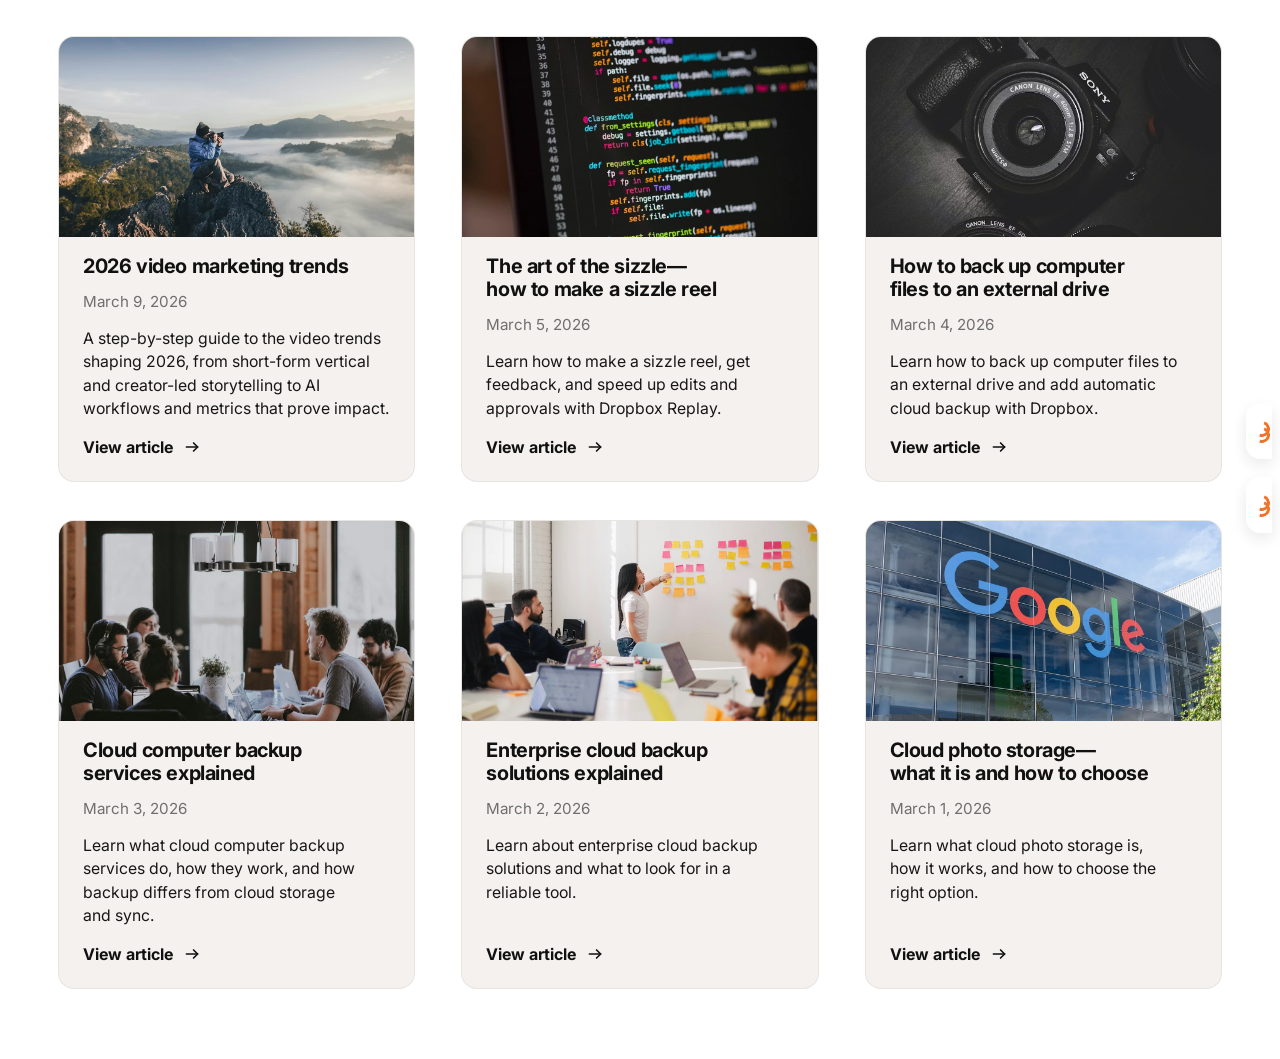
<file: cases/case-01/index.html>
<!DOCTYPE html>
<html lang="zh-CN">
<head>
  <meta charset="UTF-8" />
  <meta name="viewport" content="width=device-width, initial-scale=1.0" />
  <title>Responsive Article Card Grid</title>
  <link rel="preconnect" href="https://fonts.googleapis.com">
  <link rel="preconnect" href="https://fonts.gstatic.com" crossorigin>
  <link href="https://fonts.googleapis.com/css2?family=Inter:wght@400;500;600;700;800&display=swap" rel="stylesheet">
  <style>
    :root{
      --page-bg:#ffffff;
      --card-bg:#f4f1ee;
      --text:#111111;
      --muted:#6f6f6f;
      --radius:16px;
      --shadow:0 10px 28px rgba(17,17,17,.06);
      --border:rgba(17,17,17,.06);
    }

    *{box-sizing:border-box}
    html{scroll-behavior:smooth}
    body{
      margin:0;
      font-family:"Inter",system-ui,-apple-system,BlinkMacSystemFont,"Segoe UI",sans-serif;
      background:var(--page-bg);
      color:var(--text);
      -webkit-font-smoothing:antialiased;
      text-rendering:optimizeLegibility;
    }

    .page{
      max-width:1220px;
      margin:0 auto;
      padding:36px 20px 56px;
    }

    .sr-only{
      position:absolute;
      width:1px;
      height:1px;
      padding:0;
      margin:-1px;
      overflow:hidden;
      clip:rect(0,0,0,0);
      white-space:nowrap;
      border:0;
    }

    .grid{
      display:grid;
      grid-template-columns:1fr;
      gap:28px;
      align-items:stretch;
    }

    .card{
      display:flex;
      flex-direction:column;
      min-height:100%;
      background:var(--card-bg);
      border-radius:var(--radius);
      overflow:hidden;
      text-decoration:none;
      color:inherit;
      border:1px solid var(--border);
      transition:transform .22s ease, box-shadow .22s ease, border-color .22s ease;
    }

    .card:hover,
    .card:focus-visible{
      transform:translateY(-4px);
      box-shadow:var(--shadow);
      border-color:rgba(17,17,17,.12);
      outline:none;
    }

    .card-media{
      position:relative;
      aspect-ratio: 16 / 9;
      overflow:hidden;
      background:#ddd;
    }

    .card-media img{
      width:100%;
      height:100%;
      object-fit:cover;
      display:block;
      transform:scale(1.001);
      transition:transform .35s ease;
    }

    .card:hover .card-media img,
    .card:focus-visible .card-media img{
      transform:scale(1.04);
    }

    .card-body{
      display:flex;
      flex-direction:column;
      gap:14px;
      padding:18px 22px 22px;
      flex:1;
    }

    .card-title{
      margin:0;
      font-size:clamp(1.2rem, 1.02rem + 0.28vw, 1.32rem);
      line-height:1.16;
      font-weight:700;
      letter-spacing:-0.02em;
      text-wrap:balance;
    }

    .card-date{
      margin:0;
      color:var(--muted);
      font-size:0.95rem;
      line-height:1.25;
      font-weight:400;
    }

    .card-desc{
      margin:2px 0 0;
      font-size:0.99rem;
      line-height:1.48;
      color:#171717;
      text-wrap:pretty;
    }

    .card-footer{
      margin-top:auto;
      padding-top:2px;
    }

    .cta{
      display:inline-flex;
      align-items:center;
      gap:10px;
      font-size:1rem;
      line-height:1.2;
      font-weight:700;
      color:var(--text);
      text-underline-offset:3px;
      text-decoration-thickness:1.5px;
    }

    .cta svg{
      width:18px;
      height:18px;
      flex:none;
      transition:transform .2s ease;
    }

    .card:hover .cta svg,
    .card:focus-visible .cta svg{
      transform:translateX(3px);
    }

    .float-tools{
      position:fixed;
      right:8px;
      top:52%;
      transform:translateY(-50%);
      display:none;
      flex-direction:column;
      gap:18px;
      z-index:20;
      pointer-events:none;
    }

    .float-pill{
      width:26px;
      height:56px;
      background:#fff;
      border-radius:14px 0 0 14px;
      box-shadow:0 6px 18px rgba(17,17,17,.10);
      position:relative;
      opacity:.95;
    }

    .float-pill::before,
    .float-pill::after{
      content:"";
      position:absolute;
      left:8px;
      width:10px;
      height:10px;
      border:3px solid #f26d21;
      border-left-color:transparent;
      border-top-color:transparent;
      border-radius:50%;
      transform:rotate(-25deg);
    }

    .float-pill::before{ top:18px; }
    .float-pill::after{ top:24px; }

    @media (min-width: 680px){
      .page{ padding:36px 22px 60px; }
      .grid{
        grid-template-columns:repeat(2, minmax(0, 1fr));
        gap:34px;
      }
    }

    @media (min-width: 1040px){
      .page{
        padding:36px 28px 70px;
      }
      .grid{
        grid-template-columns:repeat(3, minmax(0, 1fr));
        gap:38px 46px;
      }
      .card-body{
        padding:18px 24px 24px;
      }
    }

    @media (min-width: 1280px){
      .float-tools{ display:flex; }
    }

    @media (max-width: 480px){
      .page{
        padding:16px 14px 28px;
      }
      .grid{
        gap:18px;
      }
      .card-body{
        padding:16px 16px 18px;
        gap:10px;
      }
      .card-title{
        font-size:1.13rem;
      }
      .card-desc{
        font-size:0.98rem;
      }
      .card-date,
      .cta{
        font-size:0.95rem;
      }
    }

    @media (prefers-reduced-motion: reduce){
      html{scroll-behavior:auto}
      .card,
      .card-media img,
      .cta svg{
        transition:none;
      }
    }
  </style>
</head>
<body>
  <main class="page">
    <h1 class="sr-only">Article cards</h1>

    <section class="grid" aria-label="Latest articles">
      <a class="card" href="#" aria-label="View article: 2026 video marketing trends">
        <div class="card-media">
          <img src="../../assets/images/pic01.webp" alt="Two creators filming outdoors" loading="lazy">
        </div>
        <div class="card-body">
          <h2 class="card-title">2026 video marketing trends</h2>
          <p class="card-date">March 9, 2026</p>
          <p class="card-desc">A step-by-step guide to the video trends shaping 2026, from short-form vertical and creator-led storytelling to AI workflows and metrics that prove impact.</p>
          <div class="card-footer">
            <span class="cta">
              View article
              <svg viewBox="0 0 20 20" fill="none" aria-hidden="true">
                <path d="M3.75 10h12.5" stroke="currentColor" stroke-width="1.8" stroke-linecap="round"/>
                <path d="M11.75 5.5 16.25 10l-4.5 4.5" stroke="currentColor" stroke-width="1.8" stroke-linecap="round" stroke-linejoin="round"/>
              </svg>
            </span>
          </div>
        </div>
      </a>

      <a class="card" href="#" aria-label="View article: The art of the sizzle—how to make a sizzle reel">
        <div class="card-media">
          <img src="../../assets/images/pic02.webp" alt="Person operating a camera in a studio" loading="lazy">
        </div>
        <div class="card-body">
          <h2 class="card-title">The art of the sizzle—how to make a sizzle reel</h2>
          <p class="card-date">March 5, 2026</p>
          <p class="card-desc">Learn how to make a sizzle reel, get feedback, and speed up edits and approvals with Dropbox Replay.</p>
          <div class="card-footer">
            <span class="cta">
              View article
              <svg viewBox="0 0 20 20" fill="none" aria-hidden="true">
                <path d="M3.75 10h12.5" stroke="currentColor" stroke-width="1.8" stroke-linecap="round"/>
                <path d="M11.75 5.5 16.25 10l-4.5 4.5" stroke="currentColor" stroke-width="1.8" stroke-linecap="round" stroke-linejoin="round"/>
              </svg>
            </span>
          </div>
        </div>
      </a>

      <a class="card" href="#" aria-label="View article: How to back up computer files to an external drive">
        <div class="card-media">
          <img src="../../assets/images/pic03.webp" alt="Developer working on multiple computer screens" loading="lazy">
        </div>
        <div class="card-body">
          <h2 class="card-title">How to back up computer files to an external drive</h2>
          <p class="card-date">March 4, 2026</p>
          <p class="card-desc">Learn how to back up computer files to an external drive and add automatic cloud backup with Dropbox.</p>
          <div class="card-footer">
            <span class="cta">
              View article
              <svg viewBox="0 0 20 20" fill="none" aria-hidden="true">
                <path d="M3.75 10h12.5" stroke="currentColor" stroke-width="1.8" stroke-linecap="round"/>
                <path d="M11.75 5.5 16.25 10l-4.5 4.5" stroke="currentColor" stroke-width="1.8" stroke-linecap="round" stroke-linejoin="round"/>
              </svg>
            </span>
          </div>
        </div>
      </a>

      <a class="card" href="#" aria-label="View article: Cloud computer backup services explained">
        <div class="card-media">
          <img src="../../assets/images/pic04.webp" alt="Woman holding a phone while working" loading="lazy">
        </div>
        <div class="card-body">
          <h2 class="card-title">Cloud computer backup services explained</h2>
          <p class="card-date">March 3, 2026</p>
          <p class="card-desc">Learn what cloud computer backup services do, how they work, and how backup differs from cloud storage and sync.</p>
          <div class="card-footer">
            <span class="cta">
              View article
              <svg viewBox="0 0 20 20" fill="none" aria-hidden="true">
                <path d="M3.75 10h12.5" stroke="currentColor" stroke-width="1.8" stroke-linecap="round"/>
                <path d="M11.75 5.5 16.25 10l-4.5 4.5" stroke="currentColor" stroke-width="1.8" stroke-linecap="round" stroke-linejoin="round"/>
              </svg>
            </span>
          </div>
        </div>
      </a>

      <a class="card" href="#" aria-label="View article: Enterprise cloud backup solutions explained">
        <div class="card-media">
          <img src="../../assets/images/pic05.webp" alt="Hands using a tablet in a business meeting" loading="lazy">
        </div>
        <div class="card-body">
          <h2 class="card-title">Enterprise cloud backup solutions explained</h2>
          <p class="card-date">March 2, 2026</p>
          <p class="card-desc">Learn about enterprise cloud backup solutions and what to look for in a reliable tool.</p>
          <div class="card-footer">
            <span class="cta">
              View article
              <svg viewBox="0 0 20 20" fill="none" aria-hidden="true">
                <path d="M3.75 10h12.5" stroke="currentColor" stroke-width="1.8" stroke-linecap="round"/>
                <path d="M11.75 5.5 16.25 10l-4.5 4.5" stroke="currentColor" stroke-width="1.8" stroke-linecap="round" stroke-linejoin="round"/>
              </svg>
            </span>
          </div>
        </div>
      </a>

      <a class="card" href="#" aria-label="View article: Cloud photo storage—what it is and how to choose">
        <div class="card-media">
          <img src="../../assets/images/pic06.webp" alt="Creator holding a phone beside a camera rig" loading="lazy">
        </div>
        <div class="card-body">
          <h2 class="card-title">Cloud photo storage—what it is and how to choose</h2>
          <p class="card-date">March 1, 2026</p>
          <p class="card-desc">Learn what cloud photo storage is, how it works, and how to choose the right option.</p>
          <div class="card-footer">
            <span class="cta">
              View article
              <svg viewBox="0 0 20 20" fill="none" aria-hidden="true">
                <path d="M3.75 10h12.5" stroke="currentColor" stroke-width="1.8" stroke-linecap="round"/>
                <path d="M11.75 5.5 16.25 10l-4.5 4.5" stroke="currentColor" stroke-width="1.8" stroke-linecap="round" stroke-linejoin="round"/>
              </svg>
            </span>
          </div>
        </div>
      </a>
    </section>
  </main>

  <aside class="float-tools" aria-hidden="true">
    <div class="float-pill"></div>
    <div class="float-pill"></div>
  </aside>
</body>
</html>
</file>
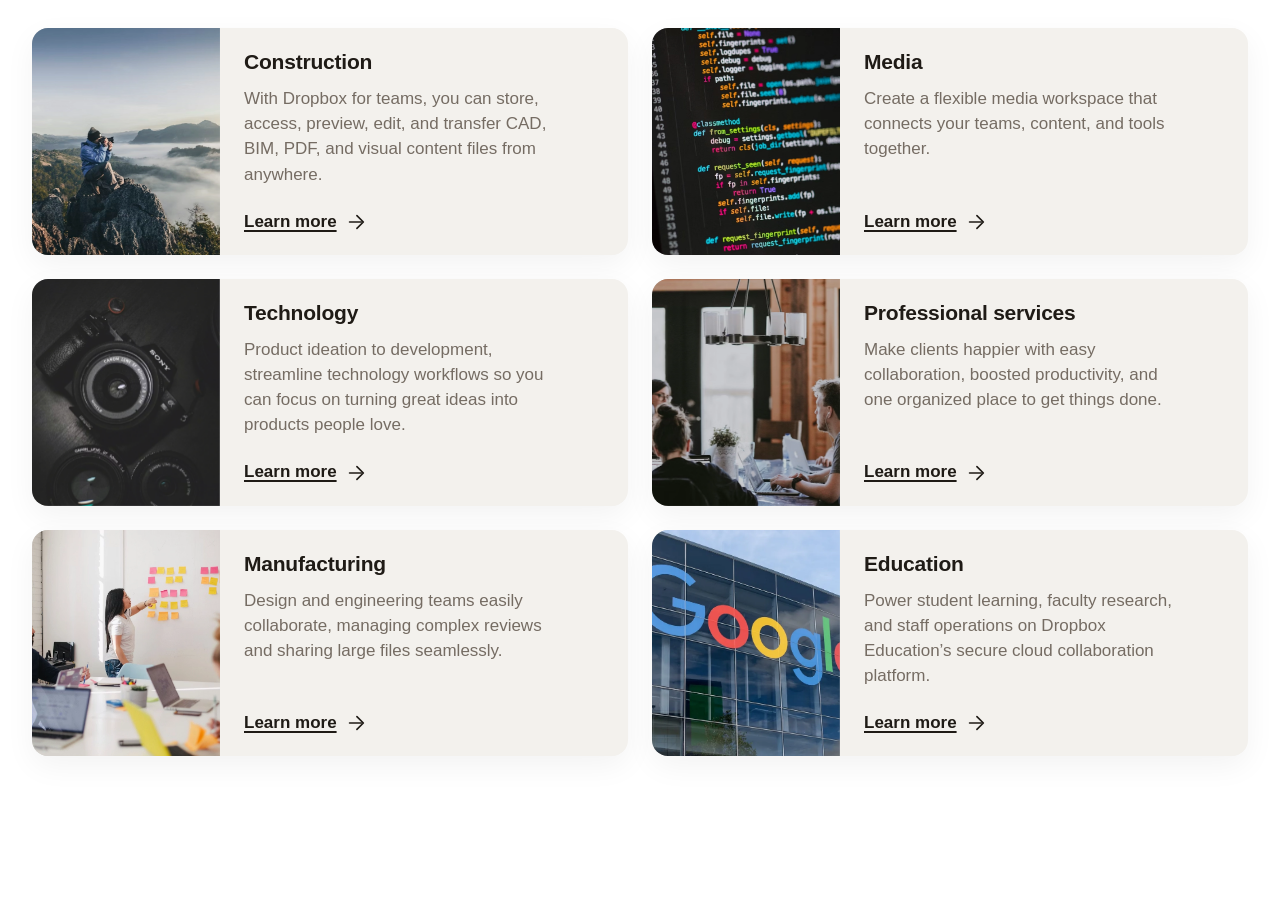
<file: cases/case-02/index.html>
<!DOCTYPE html>
<html lang="zh-CN">
<head>
  <meta charset="UTF-8">
  <meta name="viewport" content="width=device-width, initial-scale=1.0">
  <title>Industry Cards Responsive</title>
  <style>
    :root {
      --page-bg: #ffffff;
      --card-bg: #f3f1ed;
      --text-main: #1f1b16;
      --text-body: #756c63;
      --radius: 16px;
      --shadow: 0 10px 30px rgba(17, 17, 17, 0.05);
      --shadow-hover: 0 16px 38px rgba(17, 17, 17, 0.09);
    }

    * {
      box-sizing: border-box;
    }

    html {
      scroll-behavior: smooth;
    }

    body {
      margin: 0;
      font-family: Inter, -apple-system, BlinkMacSystemFont, "Segoe UI", Roboto, "Helvetica Neue", Arial, sans-serif;
      background: var(--page-bg);
      color: var(--text-main);
    }

    a {
      color: inherit;
      text-decoration: none;
    }

    .page {
      max-width: 1280px;
      margin: 0 auto;
      padding: 28px 32px 26px;
    }

    .grid {
      display: grid;
      grid-template-columns: repeat(2, minmax(0, 1fr));
      gap: 24px;
    }

    .card {
      display: grid;
      grid-template-columns: 188px 1fr;
      min-height: 201px;
      background: var(--card-bg);
      border-radius: var(--radius);
      overflow: hidden;
      box-shadow: var(--shadow);
      transition: transform 0.32s ease, box-shadow 0.32s ease;
    }

    .card:hover {
      transform: translateY(-3px);
      box-shadow: var(--shadow-hover);
    }

    .card__media {
      position: relative;
      overflow: hidden;
      min-height: 100%;
      background: #ddd;
    }

    .card__image {
      display: block;
      width: 100%;
      height: 100%;
      object-fit: cover;
      transform: scale(1);
      transition: transform 0.85s cubic-bezier(.2,.75,.2,1);
      will-change: transform;
    }

    .card:hover .card__image,
    .card:focus-within .card__image {
      transform: scale(1.07);
    }

    .card__content {
      display: flex;
      flex-direction: column;
      align-items: flex-start;
      justify-content: flex-start;
      padding: 22px 24px 22px;
    }

    .card__title {
      margin: 0 0 12px;
      font-size: 21px;
      line-height: 1.15;
      font-weight: 700;
      letter-spacing: -0.01em;
    }

    .card__desc {
      margin: 0;
      max-width: 34ch;
      font-size: 17px;
      line-height: 1.48;
      color: var(--text-body);
    }

    .card__link {
      display: inline-flex;
      align-items: center;
      gap: 8px;
      margin-top: auto;
      padding-top: 24px;
      font-size: 17px;
      line-height: 1.2;
      font-weight: 700;
      text-decoration: underline;
      text-underline-offset: 3px;
      text-decoration-thickness: 1.5px;
    }

    .card__arrow {
      width: 22px;
      height: 22px;
      flex: 0 0 22px;
      stroke: currentColor;
      stroke-width: 1.8;
      fill: none;
      transform: translateX(0);
      transition: transform 0.45s ease;
      stroke-linecap: round;
      stroke-linejoin: round;
    }

    .card:hover .card__arrow,
    .card:focus-within .card__arrow {
      transform: translateX(6px);
    }

    .card__link:focus-visible,
    .card__media:focus-visible {
      outline: 2px solid #1f1b16;
      outline-offset: 2px;
      border-radius: 8px;
    }

    @media (max-width: 1024px) {
      .page {
        padding-inline: 20px;
      }

      .grid {
        gap: 20px;
      }

      .card {
        grid-template-columns: 174px 1fr;
      }

      .card__content {
        padding: 20px;
      }

      .card__title {
        font-size: 20px;
      }

      .card__desc,
      .card__link {
        font-size: 16px;
      }
    }

    @media (max-width: 820px) {
      .grid {
        grid-template-columns: 1fr;
      }

      .card {
        grid-template-columns: 190px 1fr;
      }
    }

    @media (max-width: 560px) {
      .page {
        padding: 16px;
      }

      .grid {
        gap: 16px;
      }

      .card {
        grid-template-columns: 1fr;
      }

      .card__media {
        aspect-ratio: 16 / 10;
      }

      .card__content {
        padding: 18px 18px 20px;
      }

      .card__title {
        margin-bottom: 10px;
        font-size: 24px;
      }

      .card__desc {
        max-width: none;
        font-size: 16px;
        line-height: 1.5;
      }

      .card__link {
        padding-top: 18px;
      }
    }
  </style>
</head>
<body>
  <main class="page">
    <section class="grid" aria-label="Industry solutions">
      
      <article class="card">
        <a class="card__media" href="#" aria-label="Construction">
          <img class="card__image" src="../../assets/images/pic01.webp" alt="Construction">
        </a>
        <div class="card__content">
          <h2 class="card__title">Construction</h2>
          <p class="card__desc">With Dropbox for teams, you can store, access, preview, edit, and transfer CAD, BIM, PDF, and visual content files from anywhere.</p>
          <a class="card__link" href="#">
            <span>Learn more</span>
            <svg class="card__arrow" viewBox="0 0 24 24" aria-hidden="true">
              <path d="M5 12h13"></path>
              <path d="M13 5l7 7-7 7"></path>
            </svg>
          </a>
        </div>
      </article>
    
      <article class="card">
        <a class="card__media" href="#" aria-label="Media">
          <img class="card__image" src="../../assets/images/pic02.webp" alt="Media">
        </a>
        <div class="card__content">
          <h2 class="card__title">Media</h2>
          <p class="card__desc">Create a flexible media workspace that connects your teams, content, and tools together.</p>
          <a class="card__link" href="#">
            <span>Learn more</span>
            <svg class="card__arrow" viewBox="0 0 24 24" aria-hidden="true">
              <path d="M5 12h13"></path>
              <path d="M13 5l7 7-7 7"></path>
            </svg>
          </a>
        </div>
      </article>
    
      <article class="card">
        <a class="card__media" href="#" aria-label="Technology">
          <img class="card__image" src="../../assets/images/pic03.webp" alt="Technology">
        </a>
        <div class="card__content">
          <h2 class="card__title">Technology</h2>
          <p class="card__desc">Product ideation to development, streamline technology workflows so you can focus on turning great ideas into products people love.</p>
          <a class="card__link" href="#">
            <span>Learn more</span>
            <svg class="card__arrow" viewBox="0 0 24 24" aria-hidden="true">
              <path d="M5 12h13"></path>
              <path d="M13 5l7 7-7 7"></path>
            </svg>
          </a>
        </div>
      </article>
    
      <article class="card">
        <a class="card__media" href="#" aria-label="Professional services">
          <img class="card__image" src="../../assets/images/pic04.webp" alt="Professional services">
        </a>
        <div class="card__content">
          <h2 class="card__title">Professional services</h2>
          <p class="card__desc">Make clients happier with easy collaboration, boosted productivity, and one organized place to get things done.</p>
          <a class="card__link" href="#">
            <span>Learn more</span>
            <svg class="card__arrow" viewBox="0 0 24 24" aria-hidden="true">
              <path d="M5 12h13"></path>
              <path d="M13 5l7 7-7 7"></path>
            </svg>
          </a>
        </div>
      </article>
    
      <article class="card">
        <a class="card__media" href="#" aria-label="Manufacturing">
          <img class="card__image" src="../../assets/images/pic05.webp" alt="Manufacturing">
        </a>
        <div class="card__content">
          <h2 class="card__title">Manufacturing</h2>
          <p class="card__desc">Design and engineering teams easily collaborate, managing complex reviews and sharing large files seamlessly.</p>
          <a class="card__link" href="#">
            <span>Learn more</span>
            <svg class="card__arrow" viewBox="0 0 24 24" aria-hidden="true">
              <path d="M5 12h13"></path>
              <path d="M13 5l7 7-7 7"></path>
            </svg>
          </a>
        </div>
      </article>
    
      <article class="card">
        <a class="card__media" href="#" aria-label="Education">
          <img class="card__image" src="../../assets/images/pic06.webp" alt="Education">
        </a>
        <div class="card__content">
          <h2 class="card__title">Education</h2>
          <p class="card__desc">Power student learning, faculty research, and staff operations on Dropbox Education’s secure cloud collaboration platform.</p>
          <a class="card__link" href="#">
            <span>Learn more</span>
            <svg class="card__arrow" viewBox="0 0 24 24" aria-hidden="true">
              <path d="M5 12h13"></path>
              <path d="M13 5l7 7-7 7"></path>
            </svg>
          </a>
        </div>
      </article>
    
    </section>
  </main>
</body>
</html>
</file>
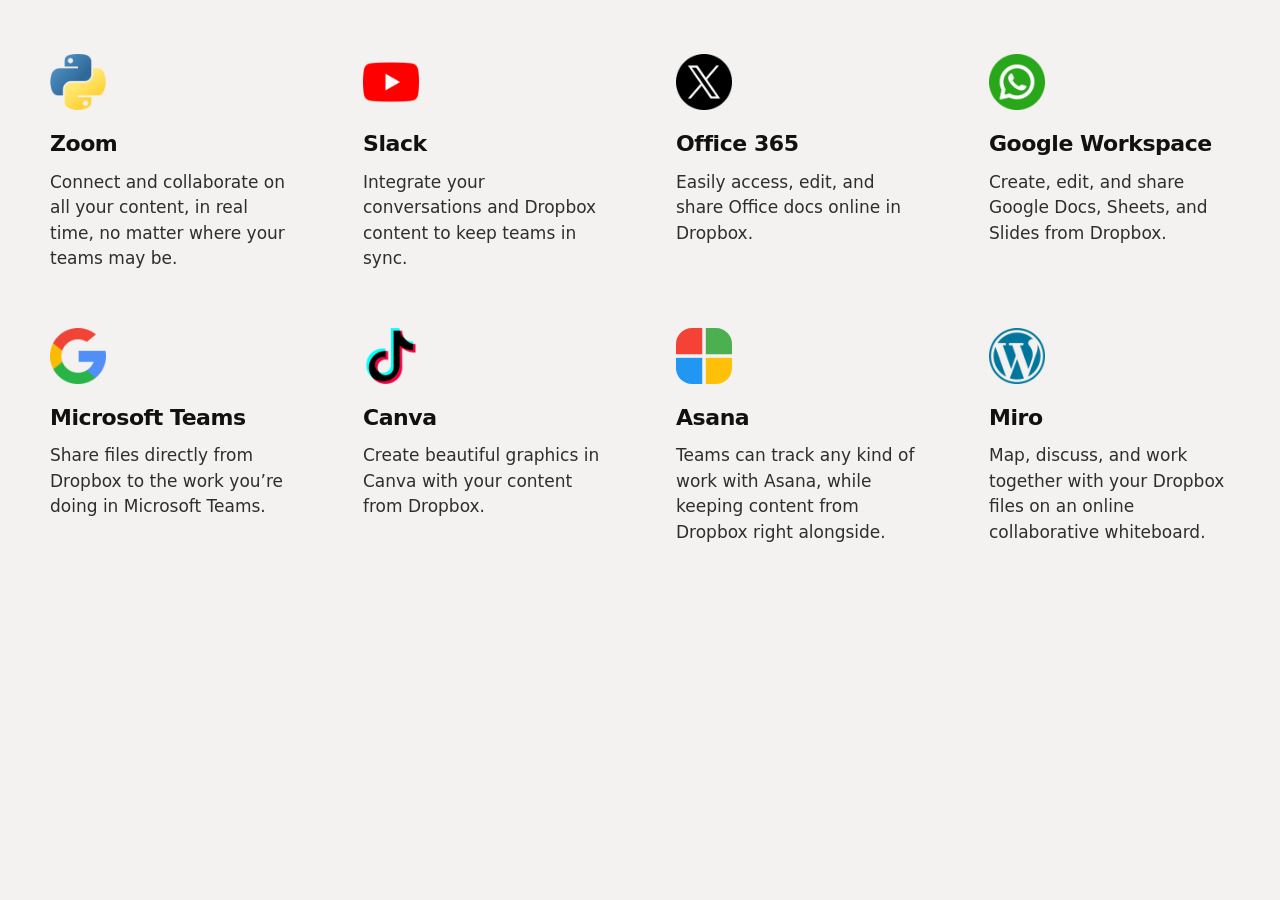
<file: cases/case-03/index.html>
<!DOCTYPE html>
<html lang="zh-CN">
<head>
  <meta charset="UTF-8" />
  <meta name="viewport" content="width=device-width, initial-scale=1.0" />
  <title>Integrations Grid Responsive</title>
  <style>
    :root{
      --bg:#f4f2f1;
      --text:#111111;
      --muted:#2e2e2e;
      --card-gap-x:72px;
      --card-gap-y:56px;
      --radius:18px;
    }

    *{box-sizing:border-box}
    html,body{margin:0;padding:0}
    body{
      font-family: Inter, ui-sans-serif, system-ui, -apple-system, BlinkMacSystemFont, "Segoe UI",
      "PingFang SC", "Hiragino Sans GB", "Microsoft YaHei", sans-serif;
      background:var(--bg);
      color:var(--text);
    }

    .page{
      min-height:100vh;
      padding:54px 36px 56px;
    }

    .container{
      max-width:1180px;
      margin:0 auto;
    }

    .grid{
      display:grid;
      grid-template-columns:repeat(4, minmax(0,1fr));
      column-gap:var(--card-gap-x);
      row-gap:var(--card-gap-y);
      align-items:start;
    }

    .card{
      text-decoration:none;
      color:inherit;
      display:block;
      padding:0;
      border-radius:var(--radius);
      transition:transform .28s ease, opacity .28s ease;
    }

    .card:hover{
      transform:translateY(-4px);
    }

    .logo-wrap{
      width:56px;
      height:56px;
      border-radius:16px;
      overflow:hidden;
      margin-bottom:20px;
      transition:transform .45s ease, box-shadow .35s ease;
    }

    .card:hover .logo-wrap{
      transform:scale(1.06);
      box-shadow:0 12px 24px rgba(0,0,0,.08);
    }

    .logo{
      width:100%;
      height:100%;
      display:block;
      object-fit:cover;
    }

    .title{
      margin:0 0 12px;
      font-size:22px;
      line-height:1.25;
      font-weight:700;
      letter-spacing:-0.02em;
    }

    .desc{
      margin:0;
      font-size:17px;
      line-height:1.5;
      color:var(--muted);
      max-width:260px;
    }

    @media (max-width: 1100px){
      .grid{
        grid-template-columns:repeat(2, minmax(0,1fr));
        column-gap:40px;
        row-gap:40px;
      }
      .desc{
        max-width:none;
      }
    }

    @media (max-width: 640px){
      .page{
        padding:26px 18px 36px;
      }
      .grid{
        grid-template-columns:1fr;
        gap:28px;
      }
      .card{
        padding:18px;
        background:rgba(255,255,255,.55);
      }
      .logo-wrap{
        width:52px;
        height:52px;
        margin-bottom:16px;
      }
      .title{
        font-size:18px;
        margin-bottom:10px;
      }
      .desc{
        font-size:15px;
        line-height:1.6;
      }
    }
  </style>
</head>
<body>
  <main class="page">
    <section class="container">
      <div class="grid">
        <a class="card" href="#" aria-label="Zoom">
          <div class="logo-wrap">
            <img class="logo" src="../../assets/images/logo01.png" alt="Zoom placeholder">
          </div>
          <h2 class="title">Zoom</h2>
          <p class="desc">Connect and collaborate on all your content, in real time, no matter where your teams may be.</p>
        </a>

        <a class="card" href="#" aria-label="Slack">
          <div class="logo-wrap">
            <img class="logo" src="../../assets/images/logo02.png" alt="Slack placeholder">
          </div>
          <h2 class="title">Slack</h2>
          <p class="desc">Integrate your conversations and Dropbox content to keep teams in sync.</p>
        </a>

        <a class="card" href="#" aria-label="Office 365">
          <div class="logo-wrap">
            <img class="logo" src="../../assets/images/logo03.png" alt="Office 365 placeholder">
          </div>
          <h2 class="title">Office 365</h2>
          <p class="desc">Easily access, edit, and share Office docs online in Dropbox.</p>
        </a>

        <a class="card" href="#" aria-label="Google Workspace">
          <div class="logo-wrap">
            <img class="logo" src="../../assets/images/logo04.png" alt="Google Workspace placeholder">
          </div>
          <h2 class="title">Google Workspace</h2>
          <p class="desc">Create, edit, and share Google Docs, Sheets, and Slides from Dropbox.</p>
        </a>

        <a class="card" href="#" aria-label="Microsoft Teams">
          <div class="logo-wrap">
            <img class="logo" src="../../assets/images/logo05.png" alt="Microsoft Teams placeholder">
          </div>
          <h2 class="title">Microsoft Teams</h2>
          <p class="desc">Share files directly from Dropbox to the work you’re doing in Microsoft Teams.</p>
        </a>

        <a class="card" href="#" aria-label="Canva">
          <div class="logo-wrap">
            <img class="logo" src="../../assets/images/logo06.png" alt="Canva placeholder">
          </div>
          <h2 class="title">Canva</h2>
          <p class="desc">Create beautiful graphics in Canva with your content from Dropbox.</p>
        </a>

        <a class="card" href="#" aria-label="Asana">
          <div class="logo-wrap">
            <img class="logo" src="../../assets/images/logo07.png" alt="Asana placeholder">
          </div>
          <h2 class="title">Asana</h2>
          <p class="desc">Teams can track any kind of work with Asana, while keeping content from Dropbox right alongside.</p>
        </a>

        <a class="card" href="#" aria-label="Miro">
          <div class="logo-wrap">
            <img class="logo" src="../../assets/images/logo08.png" alt="Miro placeholder">
          </div>
          <h2 class="title">Miro</h2>
          <p class="desc">Map, discuss, and work together with your Dropbox files on an online collaborative whiteboard.</p>
        </a>
      </div>
    </section>
  </main>
</body>
</html>
</file>
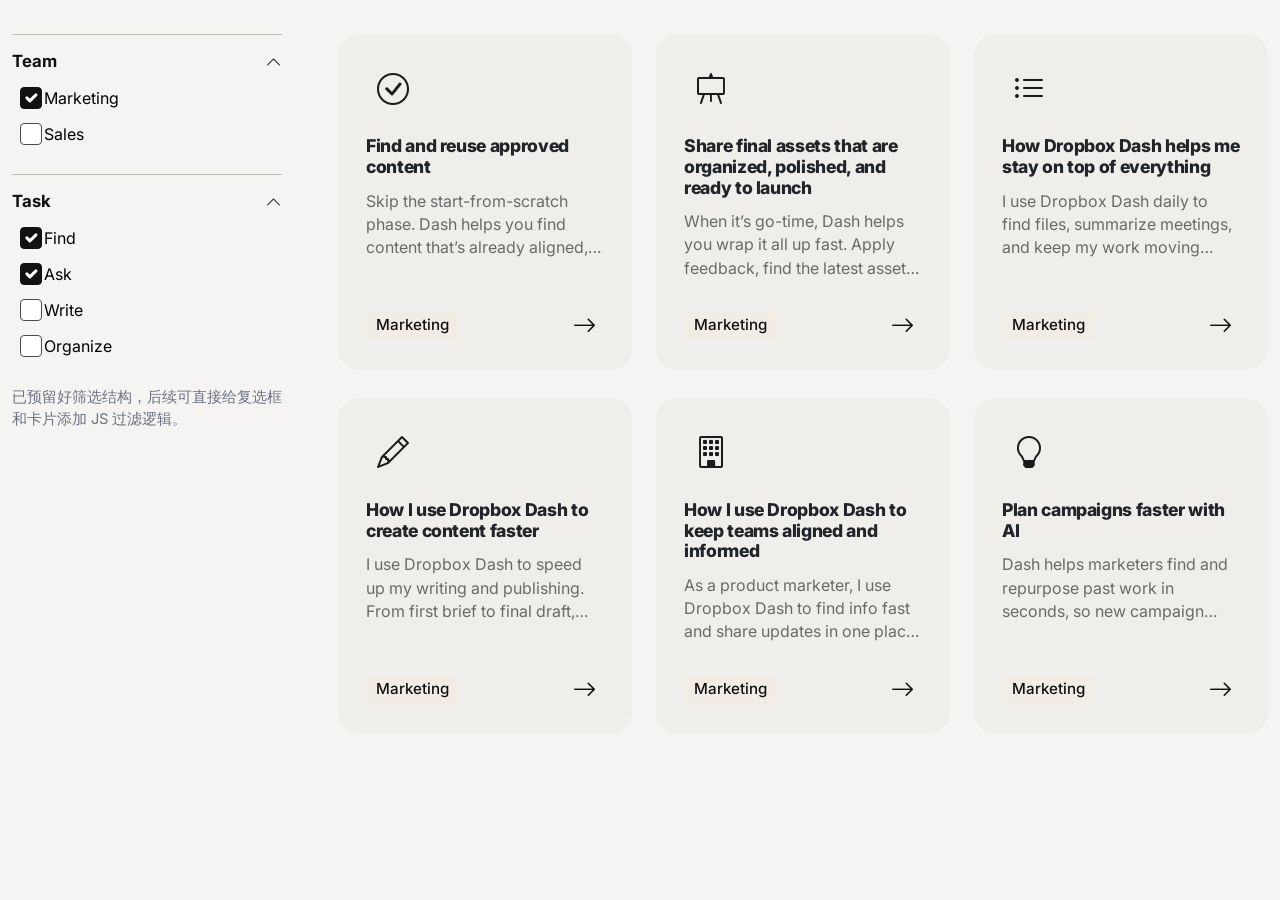
<file: cases/case-06/index.html>
<!DOCTYPE html>
<html lang="zh-CN">
<head>
  <meta charset="UTF-8" />
  <meta name="viewport" content="width=device-width, initial-scale=1.0" />
  <title>Bootstrap Filter Cards Layout</title>
  <link rel="preconnect" href="https://fonts.googleapis.com">
  <link rel="preconnect" href="https://fonts.gstatic.com" crossorigin>
  <link href="https://fonts.googleapis.com/css2?family=Inter:wght@400;500;600;700;800&display=swap" rel="stylesheet">
  <link href="https://cdn.jsdelivr.net/npm/bootstrap@5.3.3/dist/css/bootstrap.min.css" rel="stylesheet">
  <link href="https://cdn.jsdelivr.net/npm/bootstrap-icons@1.11.3/font/bootstrap-icons.min.css" rel="stylesheet">
  <style>
    :root{
      --page-bg:#f5f4f2;
      --card-bg:#efeeeb;
      --text:#111111;
      --muted:#6a6a6a;
      --line:#d2d0ca;
      --pill:#f2ede4;
    }

    html,body{
      margin:0;
      padding:0;
      background:var(--page-bg);
      color:var(--text);
      font-family:"Inter",system-ui,-apple-system,BlinkMacSystemFont,"Segoe UI","PingFang SC","Microsoft YaHei",sans-serif;
    }

    .page-shell{
      padding:34px 0 40px;
    }

    .layout-wrap{
      max-width:1380px;
    }

    .filter-col{
      width:100%;
      max-width:270px;
    }

    .filter-panel{
      position:sticky;
      top:24px;
    }

    .filter-group{
      border-top:1px solid #bfbcb5;
      padding-top:14px;
      margin-bottom:28px;
    }

    .filter-title{
      font-size:1.05rem;
      font-weight:700;
      margin-bottom:8px;
      display:flex;
      align-items:center;
      justify-content:space-between;
      cursor:pointer;
      user-select:none;
    }

    .filter-title .bi{
      font-size:1rem;
      color:#222;
    }

    .form-check{
      margin-bottom:12px;
      padding-left:2rem;
    }

    .form-check-input{
      width:1.35rem;
      height:1.35rem;
      margin-top:.05rem;
      margin-left:-2rem;
      border-color:#4b4b4b;
      border-radius:.3rem;
      cursor:pointer;
    }

    .form-check-input:checked{
      background-color:#111;
      border-color:#111;
    }

    .form-check-label{
      font-size:1rem;
      color:#000;
      cursor:pointer;
    }

    .cards-grid{
      row-gap:28px;
    }

    .resource-card{
      background:var(--card-bg);
      border:none;
      border-radius:22px;
      min-height:310px;
      box-shadow:none;
      transition:transform .28s ease, box-shadow .28s ease;
      overflow:hidden;
    }

    .resource-card:hover{
      transform:translateY(-4px);
      box-shadow:0 16px 28px rgba(0,0,0,.06);
    }

    .resource-card .card-body{
      padding:28px 28px 24px;
      display:flex;
      flex-direction:column;
      min-height:310px;
    }

    .card-icon{
      width:54px;
      height:54px;
      display:grid;
      place-items:center;
      margin-bottom:20px;
      color:#1b1b1b;
      font-size:2rem;
      line-height:1;
    }

    .resource-title{
      font-size:1.1rem;
      line-height:1.18;
      font-weight:800;
      letter-spacing:-0.02em;
      margin-bottom:12px;
      max-width:260px;
    }

    .resource-desc{
      color:var(--muted);
      font-size:1rem;
      line-height:1.45;
      margin-bottom:26px;
      max-width:280px;
      display:-webkit-box;
      -webkit-line-clamp:3;
      -webkit-box-orient:vertical;
      overflow:hidden;
    }

    .card-meta{
      margin-top:auto;
      display:flex;
      align-items:center;
      justify-content:space-between;
      gap:16px;
    }

    .tag-pill{
      display:inline-flex;
      align-items:center;
      min-height:28px;
      padding:0 10px;
      border-radius:6px;
      background:var(--pill);
      color:#111;
      font-size:.95rem;
      font-weight:500;
    }

    .arrow-link{
      width:40px;
      height:40px;
      display:grid;
      place-items:center;
      border-radius:999px;
      color:#111;
      text-decoration:none;
      transition:transform .25s ease, background-color .25s ease;
      font-size:1.5rem;
      flex:0 0 auto;
    }

    .resource-card:hover .arrow-link{
      transform:translateX(4px);
      background:rgba(0,0,0,.04);
    }

    .mobile-filter-trigger{
      margin-bottom:18px;
    }

    .offcanvas{
      --bs-offcanvas-width: 320px;
    }

    .offcanvas .filter-panel{
      position:static;
    }

    .helper-note{
      color:#6b7280;
      font-size:.92rem;
      margin-bottom:18px;
    }

    @media (max-width: 991.98px){
      .page-shell{
        padding:22px 0 28px;
      }

      .resource-card .card-body{
        min-height:280px;
      }
    }

    @media (max-width: 575.98px){
      .container-fluid{
        padding-left:16px;
        padding-right:16px;
      }

      .resource-card{
        border-radius:18px;
      }

      .resource-card .card-body{
        padding:22px 20px 20px;
        min-height:unset;
      }

      .resource-title{
        font-size:1.05rem;
      }

      .resource-desc{
        font-size:.96rem;
      }
    }
  </style>
</head>
<body>
  <main class="page-shell">
    <div class="container-fluid layout-wrap">
      <div class="d-lg-none mobile-filter-trigger">
        <button class="btn btn-outline-dark rounded-pill px-3" type="button" data-bs-toggle="offcanvas" data-bs-target="#mobileFilters" aria-controls="mobileFilters">
          <i class="bi bi-sliders me-2"></i>筛选
        </button>
      </div>

      <div class="row g-4 g-xl-5 align-items-start">
        <aside class="col-lg-3 d-none d-lg-block">
          <div class="filter-col">
            <div class="filter-panel">
              <div class="filter-group">
                <div class="filter-title" data-bs-toggle="collapse" data-bs-target="#desktopTeam" aria-expanded="true" aria-controls="desktopTeam">
                  <span>Team</span>
                  <i class="bi bi-chevron-up"></i>
                </div>
                <div class="collapse show" id="desktopTeam">
                  <div class="pt-1">
                    <div class="form-check">
                      <input class="form-check-input filter-checkbox" type="checkbox" value="marketing" id="teamMarketing" checked data-filter-group="team">
                      <label class="form-check-label" for="teamMarketing">Marketing</label>
                    </div>
                    <div class="form-check">
                      <input class="form-check-input filter-checkbox" type="checkbox" value="sales" id="teamSales" data-filter-group="team">
                      <label class="form-check-label" for="teamSales">Sales</label>
                    </div>
                  </div>
                </div>
              </div>

              <div class="filter-group">
                <div class="filter-title" data-bs-toggle="collapse" data-bs-target="#desktopTask" aria-expanded="true" aria-controls="desktopTask">
                  <span>Task</span>
                  <i class="bi bi-chevron-up"></i>
                </div>
                <div class="collapse show" id="desktopTask">
                  <div class="pt-1">
                    <div class="form-check">
                      <input class="form-check-input filter-checkbox" type="checkbox" value="find" id="taskFind" checked data-filter-group="task">
                      <label class="form-check-label" for="taskFind">Find</label>
                    </div>
                    <div class="form-check">
                      <input class="form-check-input filter-checkbox" type="checkbox" value="ask" id="taskAsk" checked data-filter-group="task">
                      <label class="form-check-label" for="taskAsk">Ask</label>
                    </div>
                    <div class="form-check">
                      <input class="form-check-input filter-checkbox" type="checkbox" value="write" id="taskWrite" data-filter-group="task">
                      <label class="form-check-label" for="taskWrite">Write</label>
                    </div>
                    <div class="form-check">
                      <input class="form-check-input filter-checkbox" type="checkbox" value="organize" id="taskOrganize" data-filter-group="task">
                      <label class="form-check-label" for="taskOrganize">Organize</label>
                    </div>
                  </div>
                </div>
              </div>

              <p class="helper-note">已预留好筛选结构，后续可直接给复选框和卡片添加 JS 过滤逻辑。</p>
            </div>
          </div>
        </aside>

        <section class="col-12 col-lg-9">
          <div class="row row-cols-1 row-cols-md-2 row-cols-xl-3 cards-grid">
            <div class="col">
              <article class="card resource-card h-100 filter-card" data-team="marketing" data-task="find ask">
                <div class="card-body">
                  <div class="card-icon"><i class="bi bi-check-circle"></i></div>
                  <h2 class="resource-title">Find and reuse approved content</h2>
                  <p class="resource-desc">Skip the start-from-scratch phase. Dash helps you find content that’s already aligned, approved, and ready to repurpose.</p>
                  <div class="card-meta">
                    <span class="tag-pill">Marketing</span>
                    <a href="#" class="arrow-link" aria-label="View more"><i class="bi bi-arrow-right"></i></a>
                  </div>
                </div>
              </article>
            </div>

            <div class="col">
              <article class="card resource-card h-100 filter-card" data-team="marketing" data-task="organize">
                <div class="card-body">
                  <div class="card-icon"><i class="bi bi-easel"></i></div>
                  <h2 class="resource-title">Share final assets that are organized, polished, and ready to launch</h2>
                  <p class="resource-desc">When it’s go-time, Dash helps you wrap it all up fast. Apply feedback, find the latest assets, and ship with confidence.</p>
                  <div class="card-meta">
                    <span class="tag-pill">Marketing</span>
                    <a href="#" class="arrow-link" aria-label="View more"><i class="bi bi-arrow-right"></i></a>
                  </div>
                </div>
              </article>
            </div>

            <div class="col">
              <article class="card resource-card h-100 filter-card" data-team="marketing sales" data-task="find">
                <div class="card-body">
                  <div class="card-icon"><i class="bi bi-list-ul"></i></div>
                  <h2 class="resource-title">How Dropbox Dash helps me stay on top of everything</h2>
                  <p class="resource-desc">I use Dropbox Dash daily to find files, summarize meetings, and keep my work moving without digging through endless tabs.</p>
                  <div class="card-meta">
                    <span class="tag-pill">Marketing</span>
                    <a href="#" class="arrow-link" aria-label="View more"><i class="bi bi-arrow-right"></i></a>
                  </div>
                </div>
              </article>
            </div>

            <div class="col">
              <article class="card resource-card h-100 filter-card" data-team="marketing" data-task="write">
                <div class="card-body">
                  <div class="card-icon"><i class="bi bi-pencil"></i></div>
                  <h2 class="resource-title">How I use Dropbox Dash to create content faster</h2>
                  <p class="resource-desc">I use Dropbox Dash to speed up my writing and publishing. From first brief to final draft, everything stays easier to find.</p>
                  <div class="card-meta">
                    <span class="tag-pill">Marketing</span>
                    <a href="#" class="arrow-link" aria-label="View more"><i class="bi bi-arrow-right"></i></a>
                  </div>
                </div>
              </article>
            </div>

            <div class="col">
              <article class="card resource-card h-100 filter-card" data-team="marketing sales" data-task="ask organize">
                <div class="card-body">
                  <div class="card-icon"><i class="bi bi-building"></i></div>
                  <h2 class="resource-title">How I use Dropbox Dash to keep teams aligned and informed</h2>
                  <p class="resource-desc">As a product marketer, I use Dropbox Dash to find info fast and share updates in one place so cross-functional teams stay aligned.</p>
                  <div class="card-meta">
                    <span class="tag-pill">Marketing</span>
                    <a href="#" class="arrow-link" aria-label="View more"><i class="bi bi-arrow-right"></i></a>
                  </div>
                </div>
              </article>
            </div>

            <div class="col">
              <article class="card resource-card h-100 filter-card" data-team="marketing" data-task="ask">
                <div class="card-body">
                  <div class="card-icon"><i class="bi bi-lightbulb"></i></div>
                  <h2 class="resource-title">Plan campaigns faster with AI</h2>
                  <p class="resource-desc">Dash helps marketers find and repurpose past work in seconds, so new campaign planning starts with context instead of guesswork.</p>
                  <div class="card-meta">
                    <span class="tag-pill">Marketing</span>
                    <a href="#" class="arrow-link" aria-label="View more"><i class="bi bi-arrow-right"></i></a>
                  </div>
                </div>
              </article>
            </div>
          </div>
        </section>
      </div>
    </div>
  </main>

  <div class="offcanvas offcanvas-start" tabindex="-1" id="mobileFilters" aria-labelledby="mobileFiltersLabel">
    <div class="offcanvas-header">
      <h2 class="offcanvas-title fs-5" id="mobileFiltersLabel">筛选</h2>
      <button type="button" class="btn-close" data-bs-dismiss="offcanvas" aria-label="Close"></button>
    </div>
    <div class="offcanvas-body">
      <div class="filter-panel">
        <div class="filter-group">
          <div class="filter-title" data-bs-toggle="collapse" data-bs-target="#mobileTeam" aria-expanded="true" aria-controls="mobileTeam">
            <span>Team</span>
            <i class="bi bi-chevron-up"></i>
          </div>
          <div class="collapse show" id="mobileTeam">
            <div class="pt-1">
              <div class="form-check">
                <input class="form-check-input filter-checkbox" type="checkbox" value="marketing" id="mTeamMarketing" checked data-filter-group="team">
                <label class="form-check-label" for="mTeamMarketing">Marketing</label>
              </div>
              <div class="form-check">
                <input class="form-check-input filter-checkbox" type="checkbox" value="sales" id="mTeamSales" data-filter-group="team">
                <label class="form-check-label" for="mTeamSales">Sales</label>
              </div>
            </div>
          </div>
        </div>

        <div class="filter-group">
          <div class="filter-title" data-bs-toggle="collapse" data-bs-target="#mobileTask" aria-expanded="true" aria-controls="mobileTask">
            <span>Task</span>
            <i class="bi bi-chevron-up"></i>
          </div>
          <div class="collapse show" id="mobileTask">
            <div class="pt-1">
              <div class="form-check">
                <input class="form-check-input filter-checkbox" type="checkbox" value="find" id="mTaskFind" checked data-filter-group="task">
                <label class="form-check-label" for="mTaskFind">Find</label>
              </div>
              <div class="form-check">
                <input class="form-check-input filter-checkbox" type="checkbox" value="ask" id="mTaskAsk" checked data-filter-group="task">
                <label class="form-check-label" for="mTaskAsk">Ask</label>
              </div>
              <div class="form-check">
                <input class="form-check-input filter-checkbox" type="checkbox" value="write" id="mTaskWrite" data-filter-group="task">
                <label class="form-check-label" for="mTaskWrite">Write</label>
              </div>
              <div class="form-check">
                <input class="form-check-input filter-checkbox" type="checkbox" value="organize" id="mTaskOrganize" data-filter-group="task">
                <label class="form-check-label" for="mTaskOrganize">Organize</label>
              </div>
            </div>
          </div>
        </div>

        <p class="helper-note mb-0">后续添加 JS 时，可直接读取 <code>.filter-checkbox</code> 和 <code>.filter-card</code> 的 data 属性。</p>
      </div>
    </div>
  </div>

  <script src="https://cdn.jsdelivr.net/npm/bootstrap@5.3.3/dist/js/bootstrap.bundle.min.js"></script>
</body>
</html>
</file>
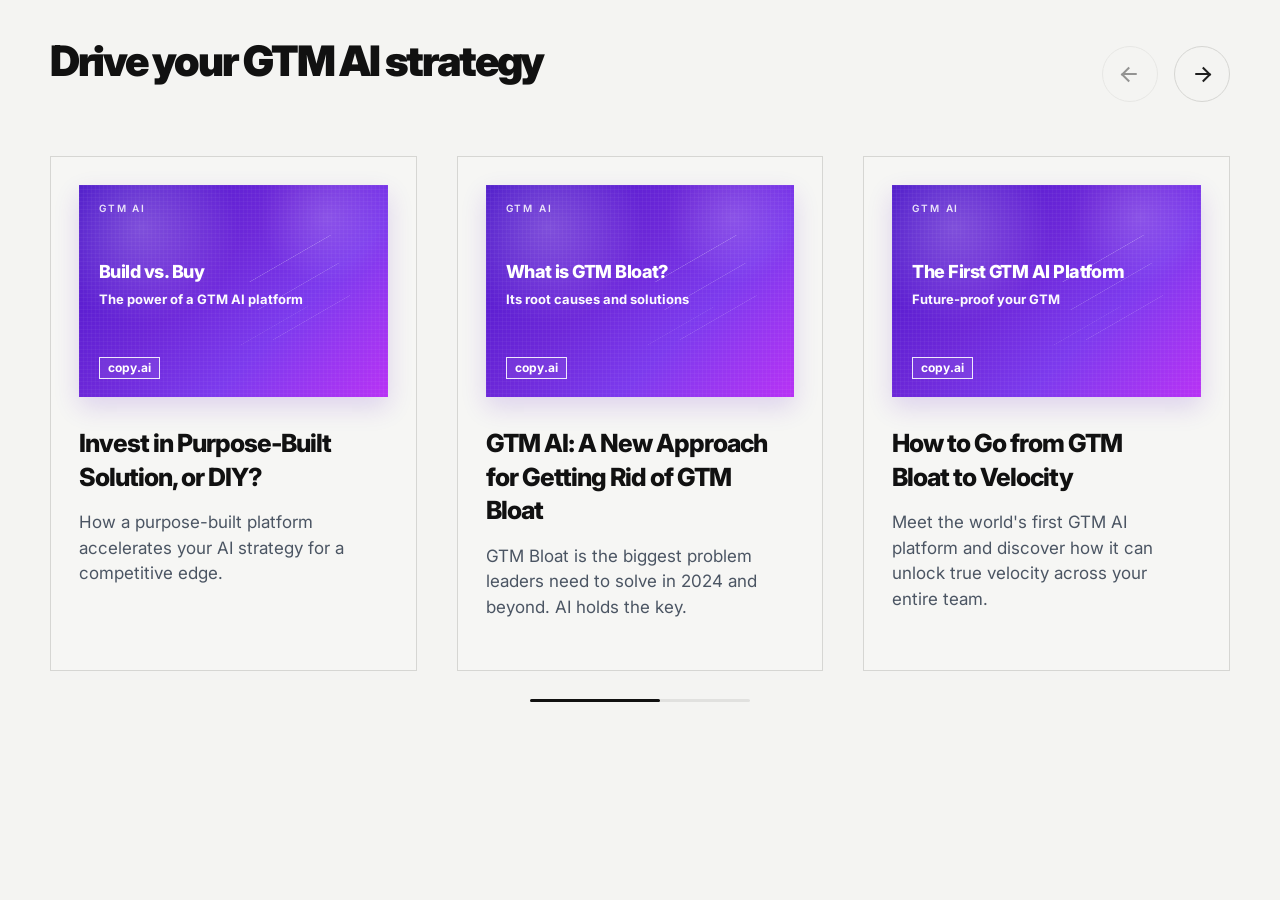
<file: cases/case-07/index.html>
<!DOCTYPE html>
<html lang="zh-CN">
<head>
  <meta charset="UTF-8" />
  <meta name="viewport" content="width=device-width, initial-scale=1.0" />
  <title>GTM AI Strategy Carousel</title>
  <link rel="preconnect" href="https://fonts.googleapis.com">
  <link rel="preconnect" href="https://fonts.gstatic.com" crossorigin>
  <link href="https://fonts.googleapis.com/css2?family=Inter:wght@400;500;600;700;800;900&display=swap" rel="stylesheet">
  <link rel="stylesheet" href="https://unpkg.com/swiper@11/swiper-bundle.min.css" />
  <style>
    :root{
      --bg:#f4f4f2;
      --text:#111111;
      --muted:#4b5563;
      --line:#d6d6d3;
      --card:#f6f6f4;
      --shadow:0 12px 30px rgba(0,0,0,.05);
      --container:1180px;
    }

    *{box-sizing:border-box}
    html,body{
      margin:0;
      padding:0;
      background:var(--bg);
      color:var(--text);
      font-family:"Inter", system-ui, -apple-system, BlinkMacSystemFont, "Segoe UI",
      "PingFang SC", "Hiragino Sans GB", "Microsoft YaHei", sans-serif;
      overflow-x:hidden;
    }

    body{
      min-height:100vh;
    }

    .page{
      padding:40px 20px 46px;
    }

    .container{
      width:100%;
      max-width:var(--container);
      margin:0 auto;
    }

    .section-head{
      display:flex;
      align-items:flex-start;
      justify-content:space-between;
      gap:20px;
      margin-bottom:54px;
    }

    .section-title{
      margin:0;
      font-size:42px;
      line-height:.98;
      font-weight:900;
      letter-spacing:-0.05em;
      max-width:760px;
    }

    .nav-group{
      display:flex;
      align-items:center;
      gap:16px;
      flex:0 0 auto;
      padding-top:6px;
    }

    .nav-btn{
      width:56px;
      height:56px;
      border-radius:999px;
      border:1px solid var(--line);
      background:transparent;
      color:#1f1f1f;
      display:grid;
      place-items:center;
      cursor:pointer;
      transition:transform .22s ease, background-color .22s ease, border-color .22s ease, box-shadow .22s ease, opacity .22s ease;
    }

    .nav-btn:hover{
      transform:translateY(-2px);
      background:#ffffff;
      border-color:#bdbdb8;
      box-shadow:0 8px 22px rgba(0,0,0,.06);
    }

    .nav-btn.swiper-button-disabled{
      opacity:.45;
      cursor:default;
      box-shadow:none;
      transform:none;
    }

    .nav-icon{
      width:16px;
      height:16px;
      display:block;
      position:relative;
    }

    .nav-icon::before,
    .nav-icon::after{
      content:"";
      position:absolute;
      background:currentColor;
      border-radius:999px;
    }

    .nav-icon.prev::before{
      width:14px;
      height:2.2px;
      top:7px;
      left:1px;
    }

    .nav-icon.prev::after{
      width:9px;
      height:9px;
      border-left:2.2px solid currentColor;
      border-bottom:2.2px solid currentColor;
      background:transparent;
      transform:rotate(45deg);
      top:3px;
      left:1px;
      border-radius:0;
    }

    .nav-icon.next::before{
      width:14px;
      height:2.2px;
      top:7px;
      left:1px;
    }

    .nav-icon.next::after{
      width:9px;
      height:9px;
      border-right:2.2px solid currentColor;
      border-top:2.2px solid currentColor;
      background:transparent;
      transform:rotate(45deg);
      top:3px;
      right:1px;
      border-radius:0;
    }

    .carousel-wrap{
      position:relative;
      overflow:hidden;
      padding-top:8px;
      margin-top:-8px;
    }

    .swiper{
      overflow:visible;
    }

    .swiper-slide{
      height:auto;
    }

    .insight-card{
      height:100%;
      background:var(--card);
      border:1px solid var(--line);
      padding:28px 28px 24px;
      transition:transform .28s ease, border-color .28s ease, box-shadow .28s ease;
      display:flex;
      flex-direction:column;
      text-decoration:none;
      color:inherit;
    }

    .insight-card:hover{
      transform:translateY(-4px);
      border-color:#1e1e1e;
      box-shadow:var(--shadow);
    }

    .cover{
      position:relative;
      aspect-ratio: 16 / 11;
      width:100%;
      overflow:hidden;
      background:
        radial-gradient(circle at 20% 20%, rgba(255,255,255,.22), transparent 32%),
        radial-gradient(circle at 80% 15%, rgba(255,255,255,.16), transparent 22%),
        linear-gradient(135deg, #4a14c8 0%, #6d28d9 42%, #7c3aed 66%, #b832f5 100%);
      box-shadow:0 10px 24px rgba(93, 22, 198, .16);
      margin-bottom:30px;
    }

    .cover::before{
      content:"";
      position:absolute;
      inset:0;
      background:
        linear-gradient(rgba(255,255,255,.08) 1px, transparent 1px),
        linear-gradient(90deg, rgba(255,255,255,.08) 1px, transparent 1px);
      background-size:4px 4px, 4px 4px;
      mix-blend-mode:screen;
      opacity:.45;
      pointer-events:none;
    }

    .cover::after{
      content:"";
      position:absolute;
      inset:0;
      background:
        linear-gradient(150deg, transparent 64%, rgba(255,255,255,.28) 64.4%, transparent 65%) 72% 18%/34% 34% no-repeat,
        linear-gradient(150deg, transparent 64%, rgba(255,255,255,.22) 64.4%, transparent 65%) 76% 38%/34% 34% no-repeat,
        linear-gradient(150deg, transparent 64%, rgba(255,255,255,.18) 64.4%, transparent 65%) 82% 60%/32% 32% no-repeat,
        linear-gradient(150deg, transparent 64%, rgba(255,255,255,.12) 64.4%, transparent 65%) 64% 66%/28% 28% no-repeat;
      pointer-events:none;
    }

    .cover-inner{
      position:absolute;
      inset:0;
      padding:18px 20px;
      display:flex;
      flex-direction:column;
      justify-content:space-between;
      color:#fff;
    }

    .eyebrow{
      font-size:10px;
      line-height:1;
      letter-spacing:.18em;
      text-transform:uppercase;
      opacity:.85;
      font-weight:600;
    }

    .cover-copy h3{
      margin:0 0 8px;
      font-size:18px;
      line-height:1.16;
      font-weight:800;
      letter-spacing:-0.03em;
    }

    .cover-copy p{
      margin:0;
      font-size:13px;
      line-height:1.3;
      font-weight:700;
      opacity:.98;
    }

    .brand-pill{
      display:inline-flex;
      align-items:center;
      justify-content:center;
      min-height:22px;
      padding:0 8px;
      border:1px solid rgba(255,255,255,.88);
      font-size:12px;
      font-weight:700;
      line-height:1;
      width:max-content;
      backdrop-filter:blur(4px);
      background:rgba(255,255,255,.06);
    }

    .card-title{
      margin:0 0 16px;
      font-size:25px;
      line-height:1.34;
      font-weight:800;
      letter-spacing:-0.04em;
      max-width:92%;
    }

    .card-desc{
      margin:0;
      font-size:17px;
      line-height:1.5;
      color:var(--muted);
      max-width:92%;
    }

    .swiper-scrollbar{
      position:static !important;
      margin-top:28px;
      height:3px !important;
      background:rgba(0,0,0,.08);
      border-radius:999px;
      max-width:220px;
      margin-left:auto;
      margin-right:auto;
    }

    .swiper-scrollbar-drag{
      background:#111 !important;
      border-radius:999px;
    }

    @media (max-width: 1200px){
      .section-title{
        font-size:38px;
      }
    }

    @media (max-width: 991px){
      .section-head{
        margin-bottom:34px;
      }

      .section-title{
        font-size:36px;
        max-width:620px;
      }

      .insight-card{
        padding:22px 22px 20px;
      }

      .card-title{
        font-size:22px;
      }

      .card-desc{
        font-size:16px;
      }
    }

    @media (max-width: 640px){
      .page{
        padding:24px 14px 34px;
      }

      .section-head{
        flex-direction:column;
        align-items:center;
        gap:18px;
        margin-bottom:24px;
      }

      .section-title{
        font-size:24px;
        max-width:none;
      }

      .nav-group{
        padding-top:0;
      }

      .nav-btn{
        width:48px;
        height:48px;
      }

      .insight-card{
        padding:16px 16px 18px;
      }

      .cover{
        margin-bottom:20px;
      }

      .card-title{
        font-size:18px;
        margin-bottom:12px;
        max-width:none;
      }

      .card-desc{
        font-size:15px;
        max-width:none;
      }

      .swiper-scrollbar{
        margin-top:20px;
        max-width:150px;
      }
    }
  </style>
</head>
<body>
  <main class="page">
    <section class="container">
      <div class="section-head">
        <h1 class="section-title">Drive your GTM AI strategy</h1>

        <div class="nav-group" aria-label="轮播控制">
          <button class="nav-btn swiper-prev" type="button" aria-label="上一张">
            <span class="nav-icon prev"></span>
          </button>
          <button class="nav-btn swiper-next" type="button" aria-label="下一张">
            <span class="nav-icon next"></span>
          </button>
        </div>
      </div>

      <div class="carousel-wrap">
        <div class="swiper gtm-swiper">
          <div class="swiper-wrapper">
            <div class="swiper-slide">
              <a class="insight-card" href="#">
                <div class="cover">
                  <div class="cover-inner">
                    <span class="eyebrow">GTM AI</span>
                    <div class="cover-copy">
                      <h3>Build vs. Buy</h3>
                      <p>The power of a GTM AI platform</p>
                    </div>
                    <span class="brand-pill">copy.ai</span>
                  </div>
                </div>
                <h2 class="card-title">Invest in Purpose-Built Solution, or DIY?</h2>
                <p class="card-desc">How a purpose-built platform accelerates your AI strategy for a competitive edge.</p>
              </a>
            </div>

            <div class="swiper-slide">
              <a class="insight-card" href="#">
                <div class="cover">
                  <div class="cover-inner">
                    <span class="eyebrow">GTM AI</span>
                    <div class="cover-copy">
                      <h3>What is GTM Bloat?</h3>
                      <p>Its root causes and solutions</p>
                    </div>
                    <span class="brand-pill">copy.ai</span>
                  </div>
                </div>
                <h2 class="card-title">GTM AI: A New Approach for Getting Rid of GTM Bloat</h2>
                <p class="card-desc">GTM Bloat is the biggest problem leaders need to solve in 2024 and beyond. AI holds the key.</p>
              </a>
            </div>

            <div class="swiper-slide">
              <a class="insight-card" href="#">
                <div class="cover">
                  <div class="cover-inner">
                    <span class="eyebrow">GTM AI</span>
                    <div class="cover-copy">
                      <h3>The First GTM AI Platform</h3>
                      <p>Future-proof your GTM</p>
                    </div>
                    <span class="brand-pill">copy.ai</span>
                  </div>
                </div>
                <h2 class="card-title">How to Go from GTM Bloat to Velocity</h2>
                <p class="card-desc">Meet the world's first GTM AI platform and discover how it can unlock true velocity across your entire team.</p>
              </a>
            </div>

            <div class="swiper-slide">
              <a class="insight-card" href="#">
                <div class="cover">
                  <div class="cover-inner">
                    <span class="eyebrow">GTM AI</span>
                    <div class="cover-copy">
                      <h3>AI Readiness</h3>
                      <p>Build the right operating model</p>
                    </div>
                    <span class="brand-pill">copy.ai</span>
                  </div>
                </div>
                <h2 class="card-title">How Modern GTM Teams Prepare for AI Adoption</h2>
                <p class="card-desc">Create the foundations, systems, and workflows needed to make AI useful across marketing, sales, and operations.</p>
              </a>
            </div>

            <div class="swiper-slide">
              <a class="insight-card" href="#">
                <div class="cover">
                  <div class="cover-inner">
                    <span class="eyebrow">GTM AI</span>
                    <div class="cover-copy">
                      <h3>Scale Smarter</h3>
                      <p>Turn systems into leverage</p>
                    </div>
                    <span class="brand-pill">copy.ai</span>
                  </div>
                </div>
                <h2 class="card-title">A Practical Playbook for Scaling GTM Execution with AI</h2>
                <p class="card-desc">Unify planning, execution, and feedback loops so teams can move faster without creating more process overhead.</p>
              </a>
            </div>
          </div>
          <div class="swiper-scrollbar"></div>
        </div>
      </div>
    </section>
  </main>

  <script src="https://unpkg.com/swiper@11/swiper-bundle.min.js"></script>
  <script>
    new Swiper('.gtm-swiper', {
      slidesPerView: 1,
      spaceBetween: 18,
      speed: 700,
      grabCursor: true,
      watchOverflow: true,
      navigation: {
        nextEl: '.swiper-next',
        prevEl: '.swiper-prev'
      },
      scrollbar: {
        el: '.swiper-scrollbar',
        draggable: true
      },
      breakpoints: {
        640: {
          slidesPerView: 2,
          spaceBetween: 22
        },
        1024: {
          slidesPerView: 3,
          spaceBetween: 40
        }
      }
    });
  </script>
</body>
</html>
</file>
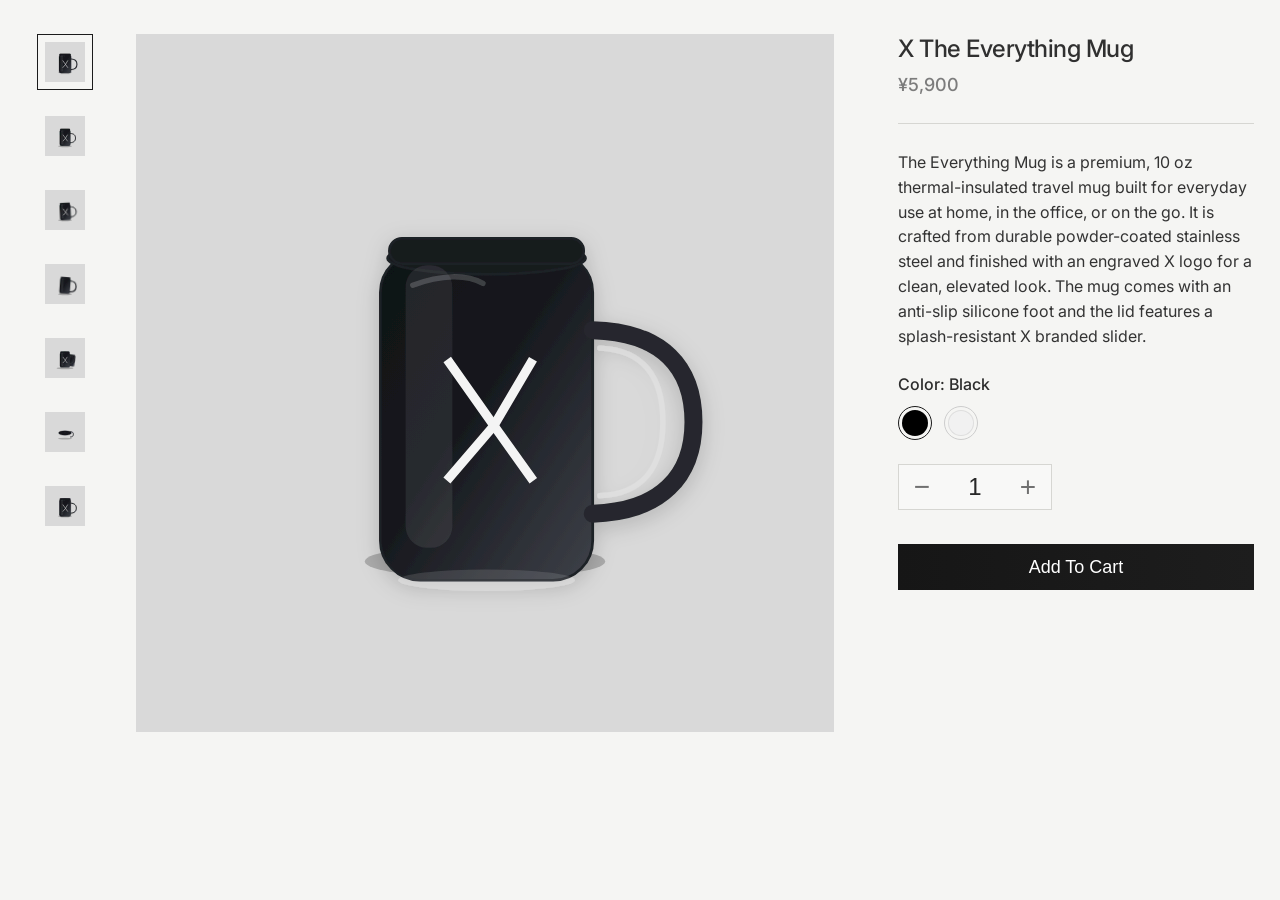
<file: cases/case-08/index.html>
<!DOCTYPE html>
<html lang="zh-CN">
<head>
  <meta charset="UTF-8" />
  <meta name="viewport" content="width=device-width, initial-scale=1.0" />
  <title>Product Detail Gallery</title>
  <link rel="preconnect" href="https://fonts.googleapis.com">
  <link rel="preconnect" href="https://fonts.gstatic.com" crossorigin>
  <link href="https://fonts.googleapis.com/css2?family=Inter:wght@400;500;600;700;800&display=swap" rel="stylesheet">
  <style>
    :root{
      --bg:#f5f5f3;
      --panel:#dadada;
      --text:#262626;
      --muted:#6b7280;
      --line:#d6d6d2;
      --line-dark:#1c1c1c;
      --button:#161616;
    }

    *{box-sizing:border-box}
    html,body{
      margin:0;
      padding:0;
      background:var(--bg);
      color:var(--text);
      font-family:"Inter", system-ui, -apple-system, BlinkMacSystemFont, "Segoe UI",
      "PingFang SC", "Hiragino Sans GB", "Microsoft YaHei", sans-serif;
    }

    body{
      min-height:100vh;
    }

    .page{
      padding:34px 22px 28px;
    }

    .container{
      width:100%;
      max-width:1320px;
      margin:0 auto;
    }

    .product-layout{
      display:grid;
      grid-template-columns:minmax(0, 840px) minmax(300px, 360px);
      gap:64px;
      align-items:start;
    }

    .gallery-shell{
      display:flex;
      align-items:flex-start;
      gap:28px;
      min-width:0;
    }

    .thumbs{
      width:86px;
      flex:0 0 86px;
      display:flex;
      flex-direction:column;
      gap:18px;
      padding-top:0;
    }

    .thumb-btn{
      width:56px;
      height:56px;
      margin:0 auto;
      border:1px solid transparent;
      background:transparent;
      padding:0;
      cursor:pointer;
      transition:transform .22s ease, border-color .22s ease, box-shadow .22s ease;
      display:grid;
      place-items:center;
    }

    .thumb-btn:hover{
      transform:translateY(-1px);
    }

    .thumb-btn.is-active{
      border-color:#1b1b1b;
    }

    .thumb-image-wrap{
      width:40px;
      height:40px;
      overflow:hidden;
      display:grid;
      place-items:center;
      background:transparent;
    }

    .thumb-image{
      width:100%;
      height:100%;
      object-fit:contain;
      display:block;
    }

    .main-stage{
      position:relative;
      flex:1 1 auto;
      width:100%;
      min-width:0;
      aspect-ratio:1 / 1;
      background:#d9d9d9;
      overflow:hidden;
      display:block;
    }

    .main-image{
      position:absolute;
      inset:0;
      width:100%;
      height:100%;
      object-fit:contain;
      display:block;
      will-change:transform, opacity;
    }

    .main-image.is-entering{
      animation:slideInFromLeft .5s cubic-bezier(.22,.61,.36,1) forwards;
    }

    .main-image.is-leaving{
      animation:slideOutToRight .5s cubic-bezier(.22,.61,.36,1) forwards;
      pointer-events:none;
    }

    @keyframes slideInFromLeft{
      from{
        opacity:0;
        transform:translateX(-9%);
      }
      to{
        opacity:1;
        transform:translateX(0);
      }
    }

    @keyframes slideOutToRight{
      from{
        opacity:1;
        transform:translateX(0);
      }
      to{
        opacity:0;
        transform:translateX(8%);
      }
    }

    .product-info{
      padding-top:0;
    }

    .product-title{
      margin:0 0 10px;
      font-size:24px;
      line-height:1.25;
      font-weight:500;
      letter-spacing:-0.02em;
      color:#303030;
    }

    .price{
      margin:0 0 28px;
      color:#7c7c7c;
      font-size:18px;
      font-weight:500;
    }

    .divider{
      height:1px;
      background:var(--line);
      margin:0 0 26px;
    }

    .description{
      margin:0 0 26px;
      color:#333;
      font-size:16px;
      line-height:1.55;
    }

    .option-label{
      margin:0 0 12px;
      font-size:16px;
      font-weight:500;
      color:#2c2c2c;
    }

    .swatches{
      display:flex;
      align-items:center;
      gap:12px;
      margin-bottom:24px;
    }

    .swatch{
      width:34px;
      height:34px;
      border-radius:999px;
      border:1px solid #cdcdcd;
      padding:3px;
      background:transparent;
      cursor:pointer;
      transition:transform .2s ease, border-color .2s ease;
    }

    .swatch:hover{
      transform:translateY(-1px);
    }

    .swatch.is-active{
      border-color:#1a1a1a;
    }

    .swatch-core{
      width:100%;
      height:100%;
      border-radius:999px;
      display:block;
      border:1px solid rgba(0,0,0,.08);
    }

    .swatch[data-color="black"] .swatch-core{
      background:#000;
    }

    .swatch[data-color="white"] .swatch-core{
      background:#f1f1f1;
    }

    .qty-wrap{
      margin-bottom:34px;
    }

    .qty-control{
      display:inline-flex;
      align-items:center;
      border:1px solid var(--line);
      height:46px;
      background:#f8f8f7;
    }

    .qty-btn{
      width:46px;
      height:44px;
      border:none;
      background:transparent;
      font-size:28px;
      font-weight:300;
      color:#707070;
      cursor:pointer;
      transition:background-color .2s ease, color .2s ease;
    }

    .qty-btn:hover{
      background:rgba(0,0,0,.03);
      color:#202020;
    }

    .qty-input{
      width:60px;
      height:44px;
      border:none;
      border-left:1px solid transparent;
      border-right:1px solid transparent;
      background:transparent;
      text-align:center;
      font-size:24px;
      font-weight:400;
      color:#272727;
      outline:none;
    }

    .cta{
      width:100%;
      max-width:356px;
      height:46px;
      border:none;
      background:linear-gradient(90deg, #161616 0%, #1d1d1d 100%);
      color:#fff;
      font-size:18px;
      font-weight:500;
      cursor:pointer;
      transition:transform .22s ease, filter .22s ease, box-shadow .22s ease;
    }

    .cta:hover{
      transform:translateY(-1px);
      filter:brightness(1.03);
      box-shadow:0 10px 22px rgba(0,0,0,.12);
    }

    .product-info-inner{
      max-width:356px;
    }

    @media (max-width: 1080px){
      .product-layout{
        grid-template-columns:1fr;
        gap:34px;
      }

      .product-info-inner{
        max-width:none;
      }

      .cta{
        max-width:none;
      }
    }

    @media (max-width: 680px){
      .page{
        padding:18px 14px 24px;
      }

      .gallery-shell{
        flex-direction:column-reverse;
        gap:16px;
      }

      .thumbs{
        width:100%;
        flex:none;
        flex-direction:row;
        gap:12px;
        overflow-x:auto;
        padding:4px 8px 2px 2px;
        scroll-padding-inline:14px;
        scrollbar-width:none;
      }

      .thumbs::-webkit-scrollbar{
        display:none;
      }

      .thumb-btn{
        width:56px;
        height:56px;
        flex:0 0 56px;
        margin:0;
      }

      .main-stage{
        min-height:320px;
      }

      .product-title{
        font-size:28px;
      }

      .price{
        margin-bottom:22px;
      }

      .description{
        font-size:15px;
      }

      .qty-wrap{
        margin-bottom:24px;
      }

      .cta{
        height:48px;
      }
    }
  </style>
</head>
<body>
  <main class="page">
    <div class="container">
      <section class="product-layout">
        <div class="gallery-shell">
          <div class="thumbs" id="thumbs" aria-label="产品缩略图"></div>

          <div class="main-stage" id="mainStage" aria-live="polite">
            <img id="mainImage" class="main-image" alt="X The Everything Mug">
          </div>
        </div>

        <div class="product-info">
          <div class="product-info-inner">
            <h1 class="product-title">X The Everything Mug</h1>
            <p class="price">¥5,900</p>
            <div class="divider"></div>

            <p class="description">
              The Everything Mug is a premium, 10 oz thermal-insulated travel mug built for everyday use at home,
              in the office, or on the go. It is crafted from durable powder-coated stainless steel and finished
              with an engraved X logo for a clean, elevated look. The mug comes with an anti-slip silicone foot and
              the lid features a splash-resistant X branded slider.
            </p>

            <p class="option-label" id="colorLabel">Color: Black</p>
            <div class="swatches" aria-label="选择颜色">
              <button class="swatch is-active" type="button" data-color="black" aria-label="Black" aria-pressed="true">
                <span class="swatch-core"></span>
              </button>
              <button class="swatch" type="button" data-color="white" aria-label="White" aria-pressed="false">
                <span class="swatch-core"></span>
              </button>
            </div>

            <div class="qty-wrap">
              <div class="qty-control" aria-label="数量选择">
                <button class="qty-btn" type="button" id="decreaseQty" aria-label="减少数量">−</button>
                <input class="qty-input" id="qtyInput" type="text" value="1" inputmode="numeric" readonly aria-label="数量">
                <button class="qty-btn" type="button" id="increaseQty" aria-label="增加数量">+</button>
              </div>
            </div>

            <button class="cta" type="button">Add To Cart</button>
          </div>
        </div>
      </section>
    </div>
  </main>

  <script>
    const productState = {
      color: 'black',
      index: 0,
      qty: 1
    };

    const variantOrder = [
      { key: 'hero', label: 'Hero' },
      { key: 'front', label: 'Front' },
      { key: 'angle', label: 'Angle' },
      { key: 'side', label: 'Side' },
      { key: 'pair', label: 'Pair' },
      { key: 'top', label: 'Top' },
      { key: 'close', label: 'Close' }
    ];

    const mainStage = document.getElementById('mainStage');
    const mainImage = document.getElementById('mainImage');
    const thumbs = document.getElementById('thumbs');
    const swatches = Array.from(document.querySelectorAll('.swatch'));
    const colorLabel = document.getElementById('colorLabel');
    const qtyInput = document.getElementById('qtyInput');
    const decreaseQty = document.getElementById('decreaseQty');
    const increaseQty = document.getElementById('increaseQty');

    function svgToDataUri(svg) {
      return 'data:image/svg+xml;charset=UTF-8,' + encodeURIComponent(svg);
    }

    function buildMugSvg(theme, variant) {
      const isBlack = theme === 'black';
      const bodyStart = isBlack ? '#0f1116' : '#f9f9f9';
      const bodyEnd = isBlack ? '#3e4149' : '#d7d7d7';
      const handleStroke = isBlack ? '#26282d' : '#cfcfcf';
      const logoColor = isBlack ? '#f4f4f4' : '#a9a9a9';
      const lidColor = isBlack ? '#181a1f' : '#ececec';
      const shadow = isBlack ? 'rgba(0,0,0,.22)' : 'rgba(0,0,0,.12)';
      const bodyStroke = isBlack ? '#1d2025' : '#d0d0d0';

      const configs = {
        hero:  { mugX: 452, mugY: 470, scale: 1.16, rot: 0, handle: 'right', topView: false, pair: false, logo: true, handleScale: 1 },
        front: { mugX: 452, mugY: 470, scale: 1.02, rot: 0, handle: 'right', topView: false, pair: false, logo: true, handleScale: 1 },
        angle: { mugX: 455, mugY: 470, scale: 1.02, rot: -3, handle: 'right', topView: false, pair: false, logo: true, handleScale: 1.08 },
        side:  { mugX: 452, mugY: 470, scale: 0.98, rot: 4, handle: 'right', topView: false, pair: false, logo: false, handleScale: 1.22 },
        pair:  { mugX: 448, mugY: 472, scale: 0.95, rot: 0, handle: 'right', topView: false, pair: true, logo: true, handleScale: 1 },
        top:   { mugX: 450, mugY: 470, scale: 1.05, rot: 0, handle: 'right', topView: true, pair: false, logo: false, handleScale: 1 },
        close: { mugX: 452, mugY: 470, scale: 1.1, rot: 0, handle: 'right', topView: false, pair: false, logo: true, handleScale: 1 }
      };

      const cfg = configs[variant];
      const mug = makeMug(cfg.mugX, cfg.mugY, cfg.scale, cfg.rot, cfg.handle, cfg.handleScale, cfg.logo, cfg.topView);
      const secondMug = cfg.pair ? makeMug(590, 500, 0.68, 8, 'left', 0.92, false, false) : '';
      const floorShadow = cfg.topView
        ? `<ellipse cx="450" cy="598" rx="160" ry="18" fill="${shadow}"></ellipse>`
        : `<ellipse cx="450" cy="680" rx="${cfg.pair ? 190 : 155}" ry="22" fill="${shadow}"></ellipse>`;

      return svgToDataUri(`
        <svg xmlns="http://www.w3.org/2000/svg" viewBox="0 0 900 900" width="900" height="900">
          <defs>
            <linearGradient id="bgGrad" x1="0" y1="0" x2="0" y2="1">
              <stop offset="0%" stop-color="#d9d9d9"/>
              <stop offset="100%" stop-color="#d9d9d9"/>
            </linearGradient>
            <linearGradient id="bodyGrad" x1="0" y1="0" x2="1" y2="1">
              <stop offset="0%" stop-color="${bodyStart}"/>
              <stop offset="45%" stop-color="${isBlack ? '#16181d' : '#f3f3f3'}"/>
              <stop offset="100%" stop-color="${bodyEnd}"/>
            </linearGradient>
            <linearGradient id="shineGrad" x1="0" y1="0" x2="1" y2="0">
              <stop offset="0%" stop-color="rgba(255,255,255,.35)"/>
              <stop offset="55%" stop-color="rgba(255,255,255,.03)"/>
              <stop offset="100%" stop-color="rgba(255,255,255,0)"/>
            </linearGradient>
            <filter id="softShadow" x="-20%" y="-20%" width="140%" height="140%">
              <feDropShadow dx="0" dy="6" stdDeviation="12" flood-color="rgba(0,0,0,.18)"/>
            </filter>
          </defs>
          <rect width="900" height="900" fill="url(#bgGrad)"/>
          ${floorShadow}
          ${secondMug}
          ${mug}
        </svg>
      `);

      function makeMug(cx, cy, scale, rotate, handleSide, handleScale, showLogo, topView) {
        const handleX = handleSide === 'right' ? 118 : -118;
        const handleScaleX = handleSide === 'right' ? 1 : -1;

        if (topView) {
          return `
            <g transform="translate(${cx} ${cy}) scale(${scale}) rotate(${rotate})" filter="url(#softShadow)">
              <ellipse cx="0" cy="0" rx="138" ry="48" fill="${lidColor}" stroke="${bodyStroke}" stroke-width="4"/>
              <ellipse cx="0" cy="0" rx="112" ry="32" fill="rgba(0,0,0,.08)"/>
              <rect x="-14" y="-12" width="28" height="16" rx="6" fill="${isBlack ? '#2b2d34' : '#d8d8d8'}"/>
              <circle cx="0" cy="-4" r="7" fill="${isBlack ? '#0d0f14' : '#cfcfcf'}"/>
              <g transform="translate(${handleX} 8) scale(${handleScaleX * handleScale} ${handleScale})">
                <path d="M0,-36 C44,-34 62,-12 62,22 C62,56 44,78 0,80" fill="none" stroke="${handleStroke}" stroke-width="16" stroke-linecap="round"/>
              </g>
            </g>
          `;
        }

        return `
          <g transform="translate(${cx} ${cy}) scale(${scale}) rotate(${rotate})" filter="url(#softShadow)">
            <g transform="translate(0 10)">
              <rect x="-118" y="-172" width="236" height="364" rx="44" fill="url(#bodyGrad)" stroke="${bodyStroke}" stroke-width="3"/>
              <ellipse cx="0" cy="-166" rx="110" ry="18" fill="${lidColor}" stroke="${bodyStroke}" stroke-width="3"/>
              <rect x="-108" y="-188" width="216" height="28" rx="14" fill="${lidColor}" stroke="${bodyStroke}" stroke-width="3"/>
              <ellipse cx="0" cy="192" rx="98" ry="12" fill="rgba(255,255,255,.12)"/>
              <path d="M-82,-136 C-50,-148 -22,-148 -4,-138" fill="none" stroke="rgba(255,255,255,.18)" stroke-width="6" stroke-linecap="round"/>
              <rect x="-90" y="-158" width="52" height="314" rx="24" fill="rgba(255,255,255,.08)"/>
              <g transform="translate(${handleX} 8) scale(${handleScaleX * handleScale} ${handleScale})">
                <path d="M0,-94 C78,-92 112,-52 112,8 C112,68 76,108 0,110" fill="none" stroke="${handleStroke}" stroke-width="20" stroke-linecap="round"/>
                <path d="M8,-74 C56,-72 78,-42 78,8 C78,58 56,88 8,90" fill="none" stroke="rgba(255,255,255,.18)" stroke-width="6" stroke-linecap="round"/>
              </g>
              ${showLogo ? `
                <g transform="translate(-2 12) scale(1.02)">
                  <path d="M-38,-60 L10,8 L50,64" stroke="${logoColor}" stroke-width="10" fill="none" stroke-linecap="square"/>
                  <path d="M50,-60 L10,8 L-38,64" stroke="${logoColor}" stroke-width="10" fill="none" stroke-linecap="square"/>
                </g>
              ` : ``}
            </g>
          </g>
        `;
      }
    }

    function getImageSet(color) {
      return variantOrder.map(item => ({
        key: item.key,
        label: item.label,
        src: buildMugSvg(color, item.key),
        alt: `${color === 'black' ? 'Black' : 'White'} mug ${item.label.toLowerCase()} view`
      }));
    }

    function currentImages() {
      return getImageSet(productState.color);
    }

    function renderThumbnails() {
      const images = currentImages();
      thumbs.innerHTML = images.map((item, index) => `
        <button
          class="thumb-btn ${index === productState.index ? 'is-active' : ''}"
          type="button"
          data-index="${index}"
          aria-label="${item.label}"
          aria-pressed="${index === productState.index ? 'true' : 'false'}"
        >
          <span class="thumb-image-wrap">
            <img class="thumb-image" src="${item.src}" alt="${item.alt}">
          </span>
        </button>
      `).join('');

      thumbs.querySelectorAll('.thumb-btn').forEach(btn => {
        btn.addEventListener('click', () => {
          const newIndex = Number(btn.dataset.index);
          if (newIndex === productState.index) return;
          productState.index = newIndex;
          updateThumbState();
          scrollActiveThumbIntoView();
          transitionMainImage(images[newIndex].src, images[newIndex].alt);
        });
      });
    }

    function updateThumbState() {
      thumbs.querySelectorAll('.thumb-btn').forEach((btn, idx) => {
        const active = idx === productState.index;
        btn.classList.toggle('is-active', active);
        btn.setAttribute('aria-pressed', active ? 'true' : 'false');
      });
    }

    function scrollActiveThumbIntoView() {
      if (window.innerWidth > 680) return;
      const activeBtn = thumbs.querySelector('.thumb-btn.is-active');
      if (!activeBtn) return;

      const containerWidth = thumbs.clientWidth;
      const thumbCenter = activeBtn.offsetLeft + activeBtn.offsetWidth / 2;

      // Keep the active thumb slightly left of center when possible,
      // so the next thumbnail remains visible on the right.
      const preferredLeft = thumbCenter - containerWidth * 0.38;
      const maxScroll = thumbs.scrollWidth - containerWidth;
      const nextLeft = Math.max(0, Math.min(preferredLeft, maxScroll));

      thumbs.scrollTo({
        left: nextLeft,
        behavior: 'smooth'
      });
    }

    function transitionMainImage(newSrc, altText) {
      const oldImage = mainStage.querySelector('.main-image.current');
      const incoming = document.createElement('img');
      incoming.className = 'main-image is-entering current';
      incoming.src = newSrc;
      incoming.alt = altText;

      if (!oldImage) {
        incoming.classList.remove('is-entering');
        mainStage.innerHTML = '';
        mainStage.appendChild(incoming);
        return;
      }

      const outgoing = oldImage.cloneNode(true);
      outgoing.className = 'main-image is-leaving';
      mainStage.innerHTML = '';
      mainStage.appendChild(outgoing);
      mainStage.appendChild(incoming);

      incoming.addEventListener('animationend', () => {
        incoming.classList.remove('is-entering');
      }, { once: true });

      outgoing.addEventListener('animationend', () => {
        outgoing.remove();
      }, { once: true });
    }

    function applyColor(color) {
      productState.color = color;
      productState.index = 0;
      colorLabel.textContent = `Color: ${color === 'black' ? 'Black' : 'White'}`;

      swatches.forEach(btn => {
        const active = btn.dataset.color === color;
        btn.classList.toggle('is-active', active);
        btn.setAttribute('aria-pressed', active ? 'true' : 'false');
      });

      const images = currentImages();
      renderThumbnails();
      scrollActiveThumbIntoView();
      transitionMainImage(images[0].src, images[0].alt);
    }

    function updateQty(delta) {
      productState.qty = Math.max(1, Math.min(99, productState.qty + delta));
      qtyInput.value = productState.qty;
    }

    swatches.forEach(btn => {
      btn.addEventListener('click', () => {
        const nextColor = btn.dataset.color;
        if (nextColor === productState.color) return;
        applyColor(nextColor);
      });
    });

    decreaseQty.addEventListener('click', () => updateQty(-1));
    increaseQty.addEventListener('click', () => updateQty(1));

    (function init() {
      const images = currentImages();
      mainStage.innerHTML = '';
      const initialImage = document.createElement('img');
      initialImage.className = 'main-image current';
      initialImage.src = images[0].src;
      initialImage.alt = images[0].alt;
      mainStage.appendChild(initialImage);
      renderThumbnails();
      scrollActiveThumbIntoView();
      qtyInput.value = productState.qty;
    })();

    window.addEventListener('resize', scrollActiveThumbIntoView);
  </script>
</body>
</html>
</file>
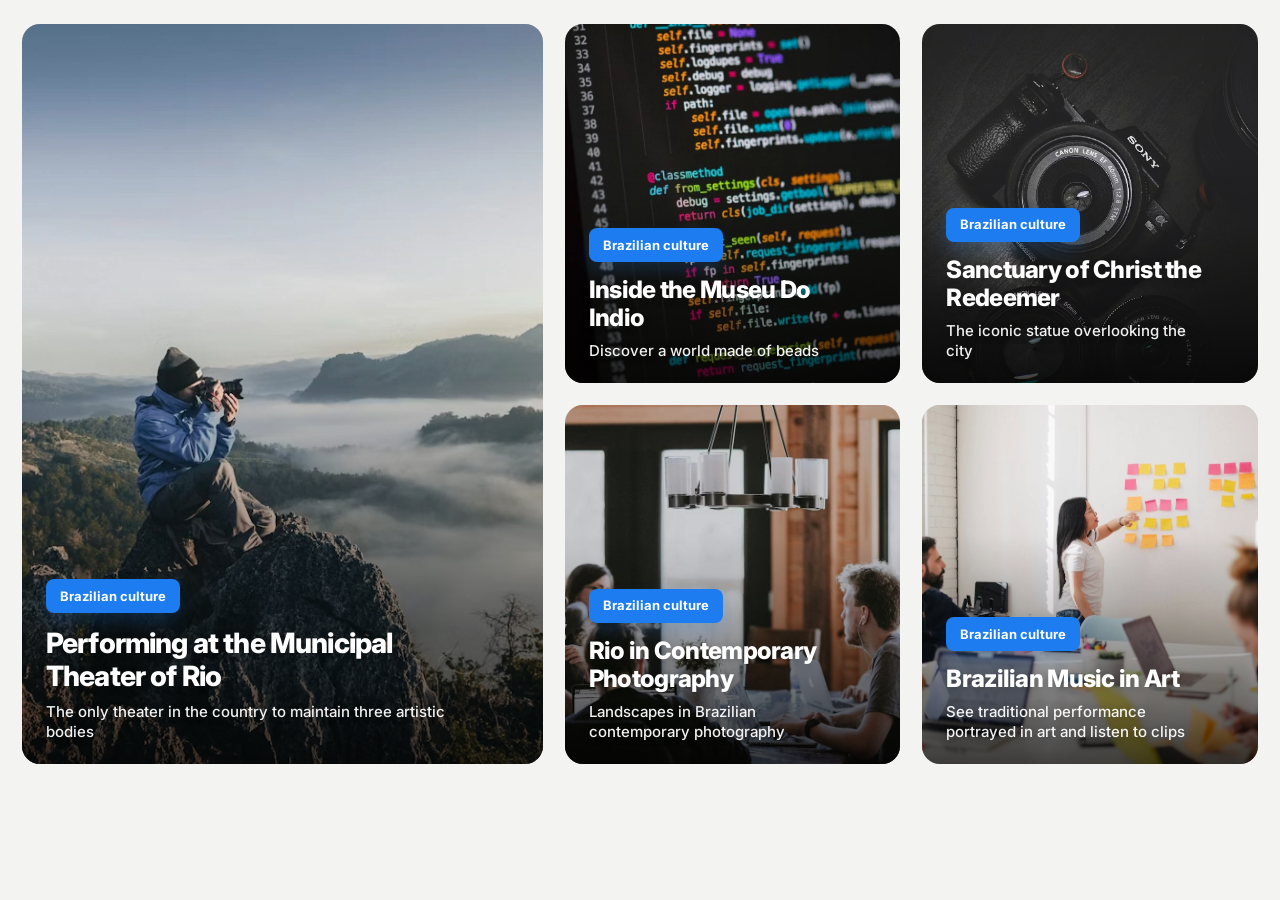
<file: cases/case-09/index.html>
<!DOCTYPE html>
<html lang="zh-CN">
<head>
  <meta charset="UTF-8" />
  <meta name="viewport" content="width=device-width, initial-scale=1.0" />
  <title>Brazilian Culture Editorial Grid</title>
  <link rel="preconnect" href="https://fonts.googleapis.com">
  <link rel="preconnect" href="https://fonts.gstatic.com" crossorigin>
  <link href="https://fonts.googleapis.com/css2?family=Inter:wght@400;500;600;700;800&display=swap" rel="stylesheet">
  <style>
    :root{
      --bg:#f3f3f1;
      --text:#ffffff;
      --pill:#1d7df0;
      --shadow:0 14px 28px rgba(0,0,0,.08);
      --radius:18px;
      --container:1680px;
    }

    *{box-sizing:border-box}
    html,body{margin:0;padding:0}
    body{
      background:var(--bg);
      font-family:"Inter",system-ui,-apple-system,BlinkMacSystemFont,"Segoe UI","PingFang SC","Microsoft YaHei",sans-serif;
      color:#111;
    }

    .page{
      padding:24px 22px 28px;
    }

    .container{
      width:100%;
      max-width:var(--container);
      margin:0 auto;
    }

    .editorial-grid{
      display:grid;
      grid-template-columns:1.18fr 0.76fr 0.76fr;
      grid-template-areas:
        "hero beads statue"
        "hero photo music";
      gap:22px;
      align-items:stretch;
    }

    .card{
      position:relative;
      overflow:hidden;
      border-radius:var(--radius);
      min-height:280px;
      text-decoration:none;
      color:var(--text);
      background:#d9d9d9;
      box-shadow:0 0 0 1px rgba(0,0,0,.05) inset;
    }

    .card.hero{grid-area:hero; min-height:740px;}
    .card.beads{grid-area:beads; min-height:358px;}
    .card.statue{grid-area:statue; min-height:358px;}
    .card.photo{grid-area:photo; min-height:358px;}
    .card.music{grid-area:music; min-height:358px;}

    .card > img{
      position:absolute;
      inset:0;
      width:100%;
      height:100%;
      object-fit:cover;
      display:block;
      transition:transform .9s ease, filter .35s ease;
      transform-origin:center center;
    }

    .card::after{
      content:"";
      position:absolute;
      inset:0;
      background:
        linear-gradient(180deg, rgba(0,0,0,0) 36%, rgba(0,0,0,.14) 56%, rgba(0,0,0,.72) 100%);
      pointer-events:none;
    }

    .card:hover > img{
      transform:scale(1.06);
      filter:saturate(1.02);
    }

    .card-content{
      position:absolute;
      left:24px;
      right:24px;
      bottom:22px;
      z-index:1;
      transform:translateY(0);
      transition:transform .28s ease;
    }

    .card:hover .card-content{
      transform:translateY(-2px);
    }

    .pill{
      display:inline-flex;
      align-items:center;
      min-height:34px;
      padding:0 14px;
      border-radius:8px;
      background:var(--pill);
      color:#fff;
      font-size:13px;
      font-weight:700;
      line-height:1;
      margin-bottom:14px;
      box-shadow:0 8px 16px rgba(29,125,240,.18);
    }

    .title{
      margin:0 0 8px;
      font-size:24px;
      line-height:1.18;
      font-weight:800;
      letter-spacing:-0.03em;
      max-width:92%;
      text-shadow:0 2px 10px rgba(0,0,0,.24);
    }

    .hero .title{
      font-size:28px;
      max-width:78%;
    }

    .desc{
      margin:0;
      font-size:15px;
      line-height:1.35;
      font-weight:500;
      color:rgba(255,255,255,.94);
      max-width:92%;
      text-shadow:0 2px 8px rgba(0,0,0,.24);
    }

    @media (max-width: 1180px){
      .editorial-grid{
        grid-template-columns:1fr 1fr;
        grid-template-areas:
          "hero hero"
          "beads statue"
          "photo music";
      }

      .card.hero{
        min-height:620px;
      }

      .hero .title{
        max-width:70%;
      }
    }

    @media (max-width: 720px){
      .page{
        padding:16px 14px 22px;
      }

      .editorial-grid{
        grid-template-columns:1fr;
        grid-template-areas:
          "hero"
          "beads"
          "statue"
          "photo"
          "music";
        gap:16px;
      }

      .card,
      .card.hero,
      .card.beads,
      .card.statue,
      .card.photo,
      .card.music{
        min-height:0;
        aspect-ratio:1.18 / 1;
      }

      .card-content{
        left:16px;
        right:16px;
        bottom:16px;
      }

      .pill{
        min-height:30px;
        padding:0 12px;
        font-size:12px;
        margin-bottom:10px;
      }

      .title,
      .hero .title{
        font-size:18px;
        max-width:100%;
        margin-bottom:6px;
      }

      .desc{
        font-size:14px;
        max-width:100%;
      }
    }
  </style>
</head>
<body>
  <main class="page">
    <section class="container">
      <div class="editorial-grid">
        <a class="card hero" href="#">
          <img src="../../assets/images/pic01.webp" alt="Municipal Theater of Rio">
          <div class="card-content">
            <span class="pill">Brazilian culture</span>
            <h2 class="title">Performing at the Municipal Theater of Rio</h2>
            <p class="desc">The only theater in the country to maintain three artistic bodies</p>
          </div>
        </a>

        <a class="card beads" href="#">
          <img src="../../assets/images/pic02.webp" alt="Museu Do Índio beads">
          <div class="card-content">
            <span class="pill">Brazilian culture</span>
            <h2 class="title">Inside the Museu Do Indio</h2>
            <p class="desc">Discover a world made of beads</p>
          </div>
        </a>

        <a class="card statue" href="#">
          <img src="../../assets/images/pic03.webp" alt="Sanctuary of Christ the Redeemer">
          <div class="card-content">
            <span class="pill">Brazilian culture</span>
            <h2 class="title">Sanctuary of Christ the Redeemer</h2>
            <p class="desc">The iconic statue overlooking the city</p>
          </div>
        </a>

        <a class="card photo" href="#">
          <img src="../../assets/images/pic04.webp" alt="Rio contemporary photography">
          <div class="card-content">
            <span class="pill">Brazilian culture</span>
            <h2 class="title">Rio in Contemporary Photography</h2>
            <p class="desc">Landscapes in Brazilian contemporary photography</p>
          </div>
        </a>

        <a class="card music" href="#">
          <img src="../../assets/images/pic05.webp" alt="Brazilian music in art">
          <div class="card-content">
            <span class="pill">Brazilian culture</span>
            <h2 class="title">Brazilian Music in Art</h2>
            <p class="desc">See traditional performance portrayed in art and listen to clips</p>
          </div>
        </a>
      </div>
    </section>
  </main>
</body>
</html>
</file>
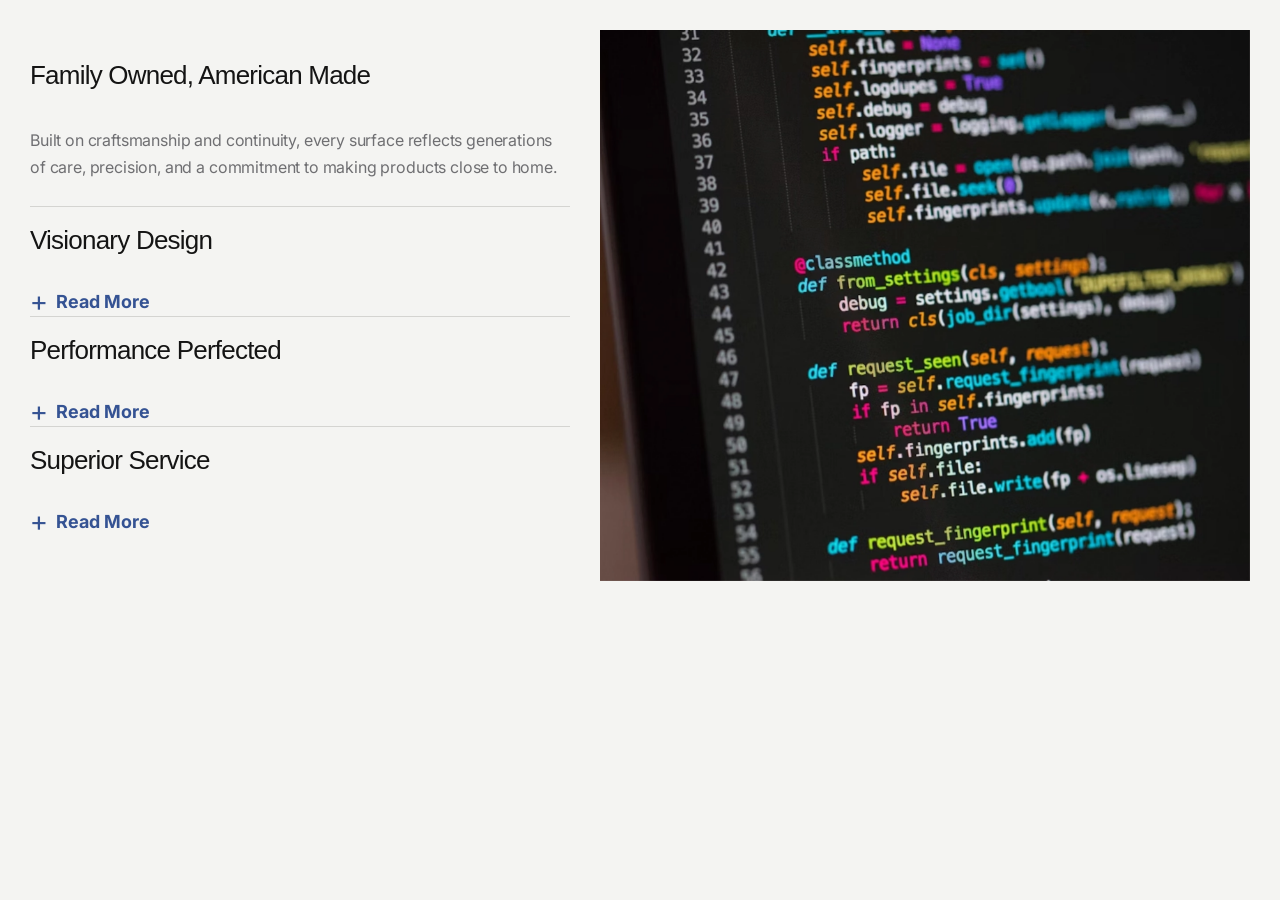
<file: cases/case-10/index.html>
<!DOCTYPE html>
<html lang="zh-CN">
<head>
  <meta charset="UTF-8" />
  <meta name="viewport" content="width=device-width, initial-scale=1.0" />
  <title>Feature Image Switcher</title>
  <link rel="preconnect" href="https://fonts.googleapis.com">
  <link rel="preconnect" href="https://fonts.gstatic.com" crossorigin>
  <link href="https://fonts.googleapis.com/css2?family=Inter:wght@400;500;600;700;800&display=swap" rel="stylesheet">
  <style>
    :root{
      --bg:#f4f4f2;
      --text:#141414;
      --muted:#6f6f72;
      --line:#d4d4d1;
      --link:#355393;
      --container:1220px;
    }

    *{box-sizing:border-box}
    html,body{margin:0;padding:0}
    body{
      background:var(--bg);
      color:var(--text);
      font-family:"Inter",system-ui,-apple-system,BlinkMacSystemFont,"Segoe UI","PingFang SC","Microsoft YaHei",sans-serif;
    }

    .page{
      padding:30px 18px 22px;
    }

    .container{
      width:100%;
      max-width:var(--container);
      margin:0 auto;
    }

    .layout{
      display:grid;
      grid-template-columns:minmax(320px, 1fr) minmax(420px, 650px);
      gap:30px;
      align-items:start;
    }

    .features{
      padding-top:12px;
    }

    .feature-item{
      border-bottom:1px solid var(--line);
    }

    .feature-item:last-child{
      border-bottom:none;
    }

    .feature-trigger{
      width:100%;
      border:none;
      background:transparent;
      padding:18px 0 16px;
      text-align:left;
      cursor:pointer;
      color:inherit;
    }

    .feature-title{
      margin:0;
      font-size:26px;
      line-height:1.2;
      font-weight:500;
      letter-spacing:-0.03em;
    }

    .feature-link{
      display:inline-flex;
      align-items:center;
      gap:8px;
      margin-top:16px;
      color:var(--link);
      text-decoration:none;
      font-size:18px;
      line-height:1.2;
      font-weight:700;
      transition:transform .22s ease, opacity .22s ease;
    }

    .feature-item:hover .feature-link{
      transform:translateX(2px);
    }

    .feature-link::before{
      content:"+";
      font-size:28px;
      line-height:1;
      font-weight:400;
      transform:translateY(-1px);
    }

    .feature-panel{
      display:grid;
      grid-template-rows:0fr;
      transition:grid-template-rows .35s ease;
    }

    .feature-panel-inner{
      overflow:hidden;
    }

    .feature-item.is-active .feature-panel{
      grid-template-rows:1fr;
    }

    .feature-item.is-active .feature-link{
      opacity:0;
      pointer-events:none;
      height:0;
      margin-top:0;
      overflow:hidden;
    }

    .feature-desc{
      margin:0 0 24px;
      max-width:580px;
      color:var(--muted);
      font-size:16px;
      line-height:1.7;
      letter-spacing:-0.01em;
    }

    .visual{
      position:relative;
    }

    .visual-stage{
      position:relative;
      width:100%;
      aspect-ratio: 1.18 / 1;
      overflow:hidden;
      background:#ddd8d0;
    }

    .visual-image{
      position:absolute;
      inset:0;
      width:100%;
      height:100%;
      object-fit:cover;
      display:block;
      will-change:transform, opacity;
    }

    .visual-image.current{
      z-index:1;
    }

    .visual-image.enter{
      z-index:2;
      animation:slideIn .56s cubic-bezier(.2,.7,.2,1) forwards;
    }

    .visual-image.leave{
      z-index:1;
      animation:fadeOut .4s ease forwards;
    }

    @keyframes slideIn{
      from{
        opacity:.65;
        transform:translateX(8%);
      }
      to{
        opacity:1;
        transform:translateX(0);
      }
    }

    @keyframes fadeOut{
      from{opacity:1}
      to{opacity:0}
    }

    .mobile-caption{
      display:none;
      margin-top:14px;
      color:var(--muted);
      font-size:14px;
      line-height:1.6;
    }

    @media (max-width: 900px){
      .layout{
        grid-template-columns:1fr;
        gap:20px;
      }

      .visual{
        order:-1;
      }

      .features{
        padding-top:0;
      }

      .feature-title{
        font-size:22px;
      }

      .feature-desc{
        max-width:none;
        font-size:15px;
        margin-bottom:20px;
      }
    }

    @media (max-width: 640px){
      .page{
        padding:16px 14px 22px;
      }

      .layout{
        gap:16px;
      }

      .visual-stage{
        aspect-ratio: 1.05 / 1;
      }

      .feature-trigger{
        padding:16px 0 14px;
      }

      .feature-title{
        font-size:18px;
      }

      .feature-link{
        margin-top:12px;
        font-size:16px;
      }

      .feature-link::before{
        font-size:24px;
      }

      .feature-desc{
        font-size:14px;
        line-height:1.65;
        margin-bottom:16px;
      }

      .mobile-caption{
        display:block;
      }
    }
  </style>
</head>
<body>
  <main class="page">
    <section class="container">
      <div class="layout">
        <div class="features" id="features">
          <article class="feature-item is-active" data-key="family">
            <button class="feature-trigger" type="button" data-key="family" aria-expanded="false">
              <h2 class="feature-title">Family Owned, American Made</h2>
            </button>
            <a class="feature-link" href="#" data-key="family">Read More</a>
            <div class="feature-panel" aria-hidden="true">
              <div class="feature-panel-inner">
                <p class="feature-desc">
                  Built on craftsmanship and continuity, every surface reflects generations of care, precision, and a commitment to making products close to home.
                </p>
              </div>
            </div>
          </article>

          <article class="feature-item" data-key="visionary">
            <button class="feature-trigger" type="button" data-key="visionary" aria-expanded="true">
              <h2 class="feature-title">Visionary Design</h2>
            </button>
            <a class="feature-link" href="#" data-key="visionary">Read More</a>
            <div class="feature-panel" aria-hidden="false">
              <div class="feature-panel-inner">
                <p class="feature-desc">
                  Every Cambria surface begins with creative vision, innovation, and endless possibilities to create unique designs that inspire and elevate every space.
                </p>
              </div>
            </div>
          </article>

          <article class="feature-item" data-key="performance">
            <button class="feature-trigger" type="button" data-key="performance" aria-expanded="false">
              <h2 class="feature-title">Performance Perfected</h2>
            </button>
            <a class="feature-link" href="#" data-key="performance">Read More</a>
            <div class="feature-panel" aria-hidden="true">
              <div class="feature-panel-inner">
                <p class="feature-desc">
                  Engineered for everyday life, our surfaces bring together durability, easy care, and refined finishes that hold up beautifully in the busiest spaces.
                </p>
              </div>
            </div>
          </article>

          <article class="feature-item" data-key="service">
            <button class="feature-trigger" type="button" data-key="service" aria-expanded="false">
              <h2 class="feature-title">Superior Service</h2>
            </button>
            <a class="feature-link" href="#" data-key="service">Read More</a>
            <div class="feature-panel" aria-hidden="true">
              <div class="feature-panel-inner">
                <p class="feature-desc">
                  From selection to installation support, our team helps every step feel easier, faster, and more personal—so the final result feels seamless.
                </p>
              </div>
            </div>
          </article>
        </div>

        <div class="visual">
          <div class="visual-stage" id="visualStage" aria-live="polite"></div>
          <p class="mobile-caption">点击左侧标题或 Read More，可切换右侧图片和当前展开内容。</p>
        </div>
      </div>
    </section>
  </main>

  <script>
    const imageMap = {
      family: { src: '../../assets/images/pic01.webp', alt: 'Warm interior for Family Owned, American Made' },
      visionary: { src: '../../assets/images/pic02.webp', alt: 'Elegant kitchen interior for Visionary Design' },
      performance: { src: '../../assets/images/pic03.webp', alt: 'Modern kitchen interior for Performance Perfected' },
      service: { src: '../../assets/images/pic04.webp', alt: 'Refined interior for Superior Service' }
    };

    const features = document.getElementById('features');
    const stage = document.getElementById('visualStage');
    let activeKey = 'visionary';

    function mountInitialImage() {
      const img = document.createElement('img');
      img.className = 'visual-image current';
      img.src = imageMap[activeKey].src;
      img.alt = imageMap[activeKey].alt;
      stage.appendChild(img);
    }

    function swapImage(key) {
      if (key === activeKey) return;
      const current = stage.querySelector('.visual-image.current');
      const next = document.createElement('img');
      next.className = 'visual-image enter current';
      next.src = imageMap[key].src;
      next.alt = imageMap[key].alt;

      if (current) {
        current.classList.remove('current');
        current.classList.add('leave');
      }

      stage.appendChild(next);

      next.addEventListener('animationend', () => {
        next.classList.remove('enter');
      }, { once: true });

      if (current) {
        current.addEventListener('animationend', () => current.remove(), { once: true });
      }

      activeKey = key;
    }

    function setActive(key) {
      const items = features.querySelectorAll('.feature-item');
      items.forEach(item => {
        const isActive = item.dataset.key === key;
        item.classList.toggle('is-active', isActive);
        const trigger = item.querySelector('.feature-trigger');
        const panel = item.querySelector('.feature-panel');
        trigger.setAttribute('aria-expanded', isActive ? 'true' : 'false');
        panel.setAttribute('aria-hidden', isActive ? 'false' : 'true');
      });
      swapImage(key);
    }

    features.addEventListener('click', (event) => {
      const target = event.target.closest('[data-key]');
      if (!target) return;
      event.preventDefault();
      setActive(target.dataset.key);
    });

    mountInitialImage();
  </script>
</body>
</html>
</file>
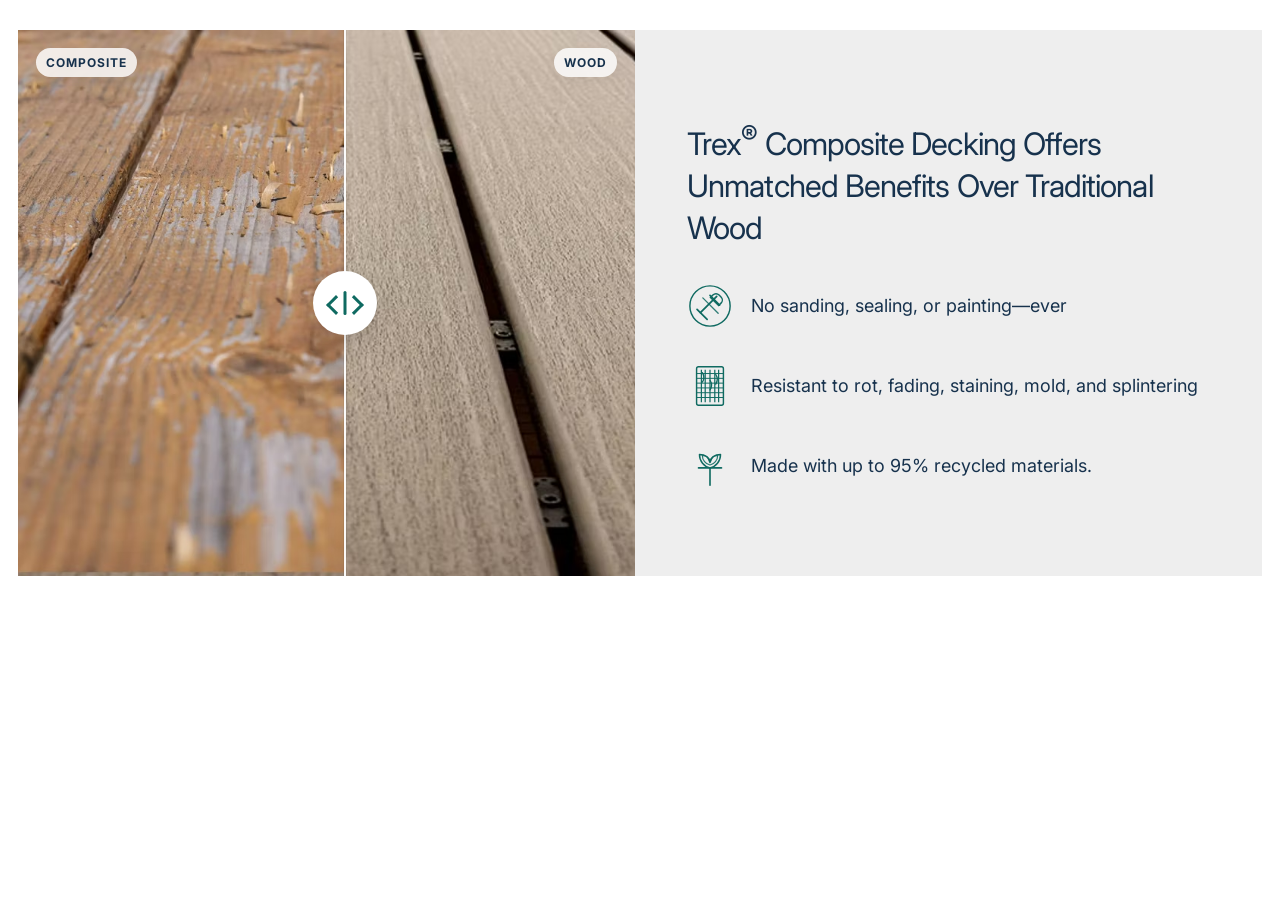
<file: cases/case-11/index.html>
<!DOCTYPE html>
<html lang="zh-CN">
<head>
  <meta charset="UTF-8" />
  <meta name="viewport" content="width=device-width, initial-scale=1.0" />
  <title>Before After Comparison Section - Improved</title>
  <link rel="preconnect" href="https://fonts.googleapis.com">
  <link rel="preconnect" href="https://fonts.gstatic.com" crossorigin>
  <link href="https://fonts.googleapis.com/css2?family=Inter:wght@400;500;600;700&display=swap" rel="stylesheet">
  <style>
    :root{
      --bg:#ffffff;
      --text:#17324d;
      --muted:#17324d;
      --accent:#0f6a61;
      --container:1340px;
      --split:53%;
    }

    *{box-sizing:border-box}
    html,body{margin:0;padding:0}
    body{
      background:var(--bg);
      color:var(--text);
      font-family:"Inter",system-ui,-apple-system,BlinkMacSystemFont,"Segoe UI","PingFang SC","Microsoft YaHei",sans-serif;
    }

    .page{
      padding:30px 18px 28px;
    }

    .container{
      width:100%;
      max-width:var(--container);
      margin:0 auto;
      background:#eee;
    }

    .section{
      display:grid;
      grid-template-columns:minmax(320px, 1.02fr) minmax(320px, .95fr);
      align-items:center;
      gap:52px;
    }

    .compare-wrap{
      position:relative;
      aspect-ratio:1.13 / 1;
      overflow:hidden;
      background:#e5e2db;
      user-select:none;
      touch-action:none;
      cursor:ew-resize;
      isolation:isolate;
    }

    .compare-image,
    .compare-overlay{
      position:absolute;
      inset:0;
      width:100%;
      height:100%;
    }

    .compare-image img,
    .compare-overlay img{
      width:100%;
      height:100%;
      object-fit:cover;
      display:block;
      pointer-events:none;
      -webkit-user-drag:none;
      user-select:none;
    }

    .compare-overlay{
      z-index:2;
      clip-path:inset(0 calc(100% - var(--split)) 0 0);
      will-change:clip-path;
    }

    .divider{
      position:absolute;
      top:0;
      bottom:0;
      left:var(--split);
      width:2px;
      transform:translateX(-1px);
      z-index:3;
      background:rgba(255,255,255,.95);
      box-shadow:
        0 0 0 1px rgba(0,0,0,.05),
        0 0 24px rgba(255,255,255,.28);
      pointer-events:none;
    }

    .handle{
      position:absolute;
      top:50%;
      left:var(--split);
      transform:translate(-50%, -50%);
      width:64px;
      height:64px;
      border:none;
      border-radius:999px;
      background:#fff;
      box-shadow:
        0 12px 26px rgba(0,0,0,.12),
        0 2px 6px rgba(0,0,0,.05);
      z-index:4;
      display:grid;
      place-items:center;
      cursor:ew-resize;
      transition:transform .18s ease, box-shadow .18s ease;
    }

    .compare-wrap:hover .handle{
      transform:translate(-50%, -50%) scale(1.03);
      box-shadow:
        0 16px 30px rgba(0,0,0,.14),
        0 2px 8px rgba(0,0,0,.05);
    }

    .compare-wrap.is-dragging .handle{
      transform:translate(-50%, -50%) scale(0.98);
      box-shadow:
        0 10px 22px rgba(0,0,0,.16),
        0 2px 6px rgba(0,0,0,.05);
    }

    .handle-icon{
      position:relative;
      width:32px;
      height:24px;
      color:var(--accent);
    }

    .handle-icon::before,
    .handle-icon::after{
      content:"";
      position:absolute;
      top:50%;
      width:11px;
      height:11px;
      border-top:3px solid currentColor;
      border-right:3px solid currentColor;
      margin-top:-5.5px;
    }

    .handle-icon::before{
      left:0;
      transform:rotate(-135deg);
    }

    .handle-icon::after{
      right:0;
      transform:rotate(45deg);
    }

    .handle-line{
      position:absolute;
      left:50%;
      top:50%;
      width:3px;
      height:24px;
      background:currentColor;
      transform:translate(-50%, -50%);
      border-radius:999px;
    }

    .compare-label{
      position:absolute;
      top:18px;
      z-index:5;
      padding:7px 10px;
      border-radius:999px;
      background:rgba(255,255,255,.82);
      backdrop-filter:blur(6px);
      color:#17324d;
      font-size:12px;
      font-weight:700;
      letter-spacing:.08em;
      text-transform:uppercase;
      box-shadow:0 4px 10px rgba(0,0,0,.05);
      pointer-events:none;
    }

    .compare-label.before{ left:18px; }
    .compare-label.after{ right:18px; }

    .range{
      position:absolute;
      inset:0;
      width:100%;
      height:100%;
      margin:0;
      opacity:0;
      cursor:ew-resize;
      z-index:6;
    }

    .content{
      padding:46px 48px 46px 0;
    }

    .title{
      margin:0 0 34px;
      color:var(--muted);
      font-size:31px;
      line-height:1.36;
      font-weight:400;
      letter-spacing:-0.03em;
      max-width:580px;
    }

    .benefits{
      display:grid;
      gap:34px;
      margin:0;
      padding:0;
      list-style:none;
      max-width:600px;
    }

    .benefit{
      display:grid;
      grid-template-columns:46px 1fr;
      gap:18px;
      align-items:center;
    }

    .benefit-text{
      font-size:18px;
      line-height:1.45;
      color:var(--muted);
      font-weight:400;
    }

    .icon{
      width:46px;
      height:46px;
      color:var(--accent);
      flex:0 0 auto;
    }

    .assistive{
      position:absolute;
      width:1px;
      height:1px;
      padding:0;
      margin:-1px;
      overflow:hidden;
      clip:rect(0,0,0,0);
      white-space:nowrap;
      border:0;
    }

    @media (max-width: 980px){
      .section{
        grid-template-columns:1fr;
        gap:20px;
      }

      .content{
        padding:8px 10px 28px;
      }

      .title{
        max-width:none;
        font-size:29px;
        margin-bottom:26px;
      }
    }

    @media (max-width: 640px){
      .page{
        padding:14px;
      }

      .container{
        background:transparent;
      }

      .section{
        gap:18px;
      }

      .compare-wrap{
        aspect-ratio:1 / 1.05;
        border-radius:12px;
      }

      .handle{
        width:58px;
        height:58px;
      }

      .compare-label{
        top:12px;
        padding:6px 9px;
        font-size:11px;
      }

      .content{
        padding:0;
      }

      .title{
        font-size:22px;
        line-height:1.32;
        margin-bottom:22px;
      }

      .benefits{
        gap:22px;
      }

      .benefit{
        grid-template-columns:38px 1fr;
        gap:14px;
      }

      .icon{
        width:38px;
        height:38px;
      }

      .benefit-text{
        font-size:16px;
        line-height:1.45;
      }
    }
  </style>
</head>
<body>
  <main class="page">
    <section class="container">
      <div class="section">
        <div class="compare-wrap" id="compareWrap">
          <span class="compare-label before">Composite</span>
          <span class="compare-label after">Wood</span>

          <div class="compare-image">
            <img id="afterImage" alt="Trex composite decking close-up">
          </div>

          <div class="compare-overlay" id="compareOverlay" aria-hidden="true">
            <img id="beforeImage" alt="">
          </div>

          <div class="divider" aria-hidden="true"></div>

          <div class="handle" id="compareHandle" aria-hidden="true">
            <span class="handle-icon">
              <span class="handle-line"></span>
            </span>
          </div>

          <label class="assistive" for="compareRange">滑动查看前后对比</label>
          <input
            id="compareRange"
            class="range"
            type="range"
            min="0"
            max="100"
            step="0.1"
            value="53"
            aria-label="Drag to compare before and after decking"
          />
        </div>

        <div class="content">
          <h1 class="title">Trex<sup>®</sup> Composite Decking Offers Unmatched Benefits Over Traditional Wood</h1>

          <ul class="benefits">
            <li class="benefit">
              <svg class="icon" viewBox="0 0 48 48" fill="none" aria-hidden="true">
                <circle cx="24" cy="24" r="21" stroke="currentColor" stroke-width="1.5"/>
                <path d="M14 31l17-17" stroke="currentColor" stroke-width="1.8" stroke-linecap="round"/>
                <path d="M16.5 15.5l16 16" stroke="currentColor" stroke-width="1.4" stroke-linecap="round" opacity=".85"/>
                <path d="M10.5 27.5l10.5 10.5" stroke="currentColor" stroke-width="1.8" stroke-linecap="round"/>
                <path d="M24 13l10 10" stroke="currentColor" stroke-width="1.8" stroke-linecap="round"/>
                <path d="M33.5 12.5l2 2c1.8 1.8 1.8 4.7 0 6.5l-2.5 2.5-8.5-8.5 2.5-2.5c1.8-1.8 4.7-1.8 6.5 0Z" stroke="currentColor" stroke-width="1.5"/>
              </svg>
              <div class="benefit-text">No sanding, sealing, or painting—ever</div>
            </li>

            <li class="benefit">
              <svg class="icon" viewBox="0 0 48 48" fill="none" aria-hidden="true">
                <rect x="10" y="4" width="28" height="40" rx="2" stroke="currentColor" stroke-width="1.5"/>
                <path d="M15 7v34M19 7v34M24 7v34M29 7v34M33 7v34" stroke="currentColor" stroke-width="1.25"/>
                <path d="M10 11h28M10 16h28M10 21h28M10 26h28M10 31h28M10 36h28" stroke="currentColor" stroke-width="1"/>
                <path d="M16 10c2 3 2 7 0 10M24 18c2 3 2 7 0 10M30 12c2 3 2 7 0 10" stroke="currentColor" stroke-width="1.4" stroke-linecap="round"/>
              </svg>
              <div class="benefit-text">Resistant to rot, fading, staining, mold, and splintering</div>
            </li>

            <li class="benefit">
              <svg class="icon" viewBox="0 0 48 48" fill="none" aria-hidden="true">
                <path d="M24 44V26" stroke="currentColor" stroke-width="1.7" stroke-linecap="round"/>
                <path d="M12 26h24" stroke="currentColor" stroke-width="1.7" stroke-linecap="round"/>
                <path d="M24 26c-6.2-1.2-11-7-11-14 5.2 0 9.8 2.7 11 8.4C25.2 14.7 29.8 12 35 12c0 7-4.8 12.8-11 14Z" stroke="currentColor" stroke-width="1.5" stroke-linejoin="round"/>
                <path d="M24 23c-4.5-1-8-5.2-8-10 4.2 0 7.2 2.5 8 6.3C24.8 15.5 27.8 13 32 13c0 4.8-3.5 9-8 10Z" stroke="currentColor" stroke-width="1.2" opacity=".9"/>
              </svg>
              <div class="benefit-text">Made with up to 95% recycled materials.</div>
            </li>
          </ul>
        </div>
      </div>
    </section>
  </main>

  <script>
    const afterImage = document.getElementById('afterImage');
    const beforeImage = document.getElementById('beforeImage');
    afterImage.src = '../../assets/images/after.avif';
    beforeImage.src = '../../assets/images/before.avif';

    const wrap = document.getElementById('compareWrap');
    const range = document.getElementById('compareRange');
    const handle = document.getElementById('compareHandle');

    let isDragging = false;
    let rafId = null;
    let pendingValue = 53;

    function clamp(value, min, max) {
      return Math.min(max, Math.max(min, value));
    }

    function renderSplit(value) {
      const clamped = clamp(value, 0, 100);
      wrap.style.setProperty('--split', clamped + '%');
      range.value = clamped;
    }

    function scheduleRender(value) {
      pendingValue = value;
      if (rafId) return;
      rafId = requestAnimationFrame(() => {
        renderSplit(pendingValue);
        rafId = null;
      });
    }

    function getSplitFromClientX(clientX) {
      const rect = wrap.getBoundingClientRect();
      return ((clientX - rect.left) / rect.width) * 100;
    }

    function beginDrag(clientX) {
      isDragging = true;
      wrap.classList.add('is-dragging');
      scheduleRender(getSplitFromClientX(clientX));
    }

    function moveDrag(clientX) {
      if (!isDragging) return;
      scheduleRender(getSplitFromClientX(clientX));
    }

    function stopDragging() {
      isDragging = false;
      wrap.classList.remove('is-dragging');
    }

    wrap.addEventListener('pointerdown', (event) => {
      event.preventDefault();
      wrap.setPointerCapture(event.pointerId);
      beginDrag(event.clientX);
    });

    wrap.addEventListener('pointermove', (event) => {
      moveDrag(event.clientX);
    });

    wrap.addEventListener('pointerup', stopDragging);
    wrap.addEventListener('pointercancel', stopDragging);
    wrap.addEventListener('lostpointercapture', stopDragging);

    range.addEventListener('input', (event) => {
      scheduleRender(Number(event.target.value));
    });

    handle.addEventListener('keydown', (event) => {
      const current = Number(range.value);
      if (event.key === 'ArrowLeft') {
        event.preventDefault();
        scheduleRender(current - 2);
      }
      if (event.key === 'ArrowRight') {
        event.preventDefault();
        scheduleRender(current + 2);
      }
    });

    renderSplit(53);
  </script>
</body>
</html>
</file>
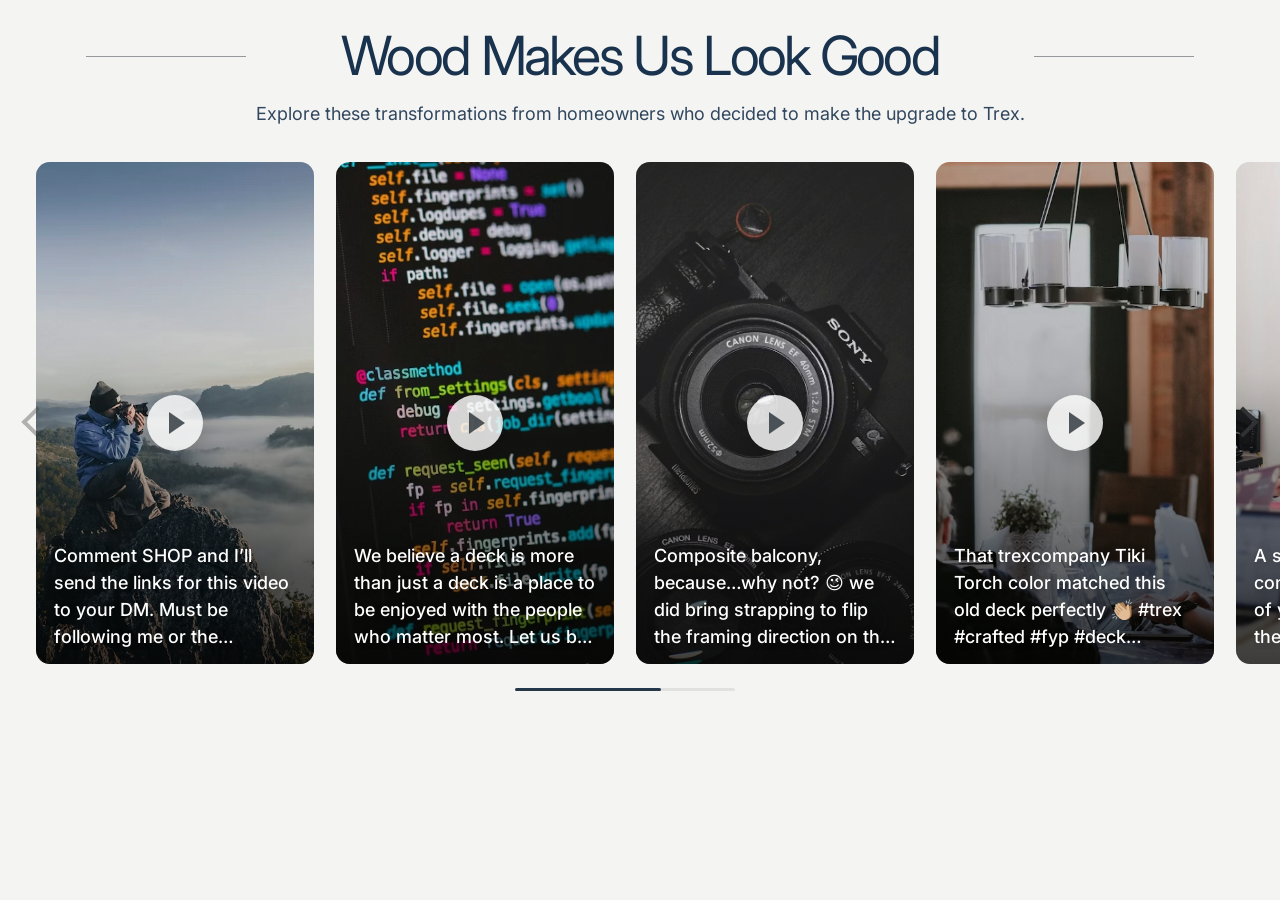
<file: cases/case-12/index.html>
<!DOCTYPE html>
<html lang="zh-CN">
<head>
  <meta charset="UTF-8" />
  <meta name="viewport" content="width=device-width, initial-scale=1.0" />
  <title>Video Stories Slider</title>
  <link rel="preconnect" href="https://fonts.googleapis.com">
  <link rel="preconnect" href="https://fonts.gstatic.com" crossorigin>
  <link href="https://fonts.googleapis.com/css2?family=Inter:wght@400;500;600;700;800&display=swap" rel="stylesheet">
  <link rel="stylesheet" href="https://unpkg.com/swiper@11/swiper-bundle.min.css"/>
  <style>
    :root{
      --bg:#f4f4f2;
      --text:#18324b;
      --muted:#4e5d6b;
      --line:#d6d8d4;
      --container:1540px;
      --radius:14px;
    }

    *{box-sizing:border-box}
    html,body{margin:0;padding:0}
    body{
      background:var(--bg);
      color:var(--text);
      font-family:"Inter",system-ui,-apple-system,BlinkMacSystemFont,"Segoe UI","PingFang SC","Microsoft YaHei",sans-serif;
      overflow-x:hidden;
    }

    .page{
      padding:28px 18px 34px;
    }

    .container{
      width:100%;
      max-width:var(--container);
      margin:0 auto;
    }

    .section-head{
      text-align:center;
      margin-bottom:28px;
    }

    .title-row{
      display:grid;
      grid-template-columns:minmax(40px, 1fr) auto minmax(40px, 1fr);
      align-items:center;
      gap:28px;
      margin-bottom:16px;
    }

    .title-line{
      height:1px;
      background:#8b8f92;
      opacity:.9;
      max-width:160px;
      width:100%;
      justify-self:center;
    }

    .section-title{
      margin:0;
      font-size:54px;
      line-height:1.05;
      font-weight:400;
      letter-spacing:-0.05em;
      color:#19324d;
    }

    .section-subtitle{
      margin:0;
      font-size:18px;
      line-height:1.4;
      color:#31475f;
      font-weight:400;
    }

    .slider-shell{
      position:relative;
      padding:8px 48px 0 18px;
    }

    .stories-swiper{
      overflow:visible;
    }

    .swiper-slide{
      height:auto;
    }

    .story-card{
      position:relative;
      display:block;
      aspect-ratio: 0.82 / 1.48;
      border-radius:var(--radius);
      overflow:hidden;
      text-decoration:none;
      color:#fff;
      background:#d7d7d7;
      box-shadow:0 0 0 1px rgba(0,0,0,.04) inset;
      cursor:pointer;
      transition:transform .28s ease, box-shadow .28s ease;
    }

    .story-card:hover{
      transform:translateY(-4px);
      box-shadow:0 14px 28px rgba(0,0,0,.10);
    }

    .story-image{
      position:absolute;
      inset:0;
      width:100%;
      height:100%;
      object-fit:cover;
      display:block;
      transition:transform .85s ease;
    }

    .story-card:hover .story-image{
      transform:scale(1.05);
    }

    .story-card::after{
      content:"";
      position:absolute;
      inset:0;
      background:
        linear-gradient(180deg, rgba(0,0,0,0.02) 0%, rgba(0,0,0,0.10) 42%, rgba(0,0,0,0.72) 100%);
      z-index:1;
      pointer-events:none;
    }

    .play-btn{
      position:absolute;
      left:50%;
      top:52%;
      transform:translate(-50%, -50%);
      width:56px;
      height:56px;
      border-radius:999px;
      background:rgba(255,255,255,.82);
      border:none;
      display:grid;
      place-items:center;
      z-index:2;
      box-shadow:0 8px 22px rgba(0,0,0,.18);
      transition:transform .22s ease, background-color .22s ease;
      pointer-events:none;
    }

    .story-card:hover .play-btn{
      transform:translate(-50%, -50%) scale(1.05);
      background:#ffffff;
    }

    .play-icon{
      width:0;
      height:0;
      border-top:11px solid transparent;
      border-bottom:11px solid transparent;
      border-left:16px solid rgba(35,45,52,.78);
      margin-left:4px;
    }

    .story-content{
      position:absolute;
      left:18px;
      right:18px;
      bottom:14px;
      z-index:2;
    }

    .story-text{
      margin:0;
      font-size:18px;
      line-height:1.5;
      font-weight:500;
      color:#fff;
      text-shadow:0 2px 10px rgba(0,0,0,.25);
      display:-webkit-box;
      -webkit-line-clamp:4;
      -webkit-box-orient:vertical;
      overflow:hidden;
    }

    .story-card:hover .story-text{
      opacity:.98;
    }

    .nav-btn{
      position:absolute;
      top:50%;
      transform:translateY(-50%);
      width:50px;
      height:50px;
      border:none;
      background:transparent;
      color:#2f3134;
      cursor:pointer;
      display:grid;
      place-items:center;
      z-index:10;
      transition:transform .22s ease, opacity .22s ease, color .22s ease;
    }

    .nav-btn:hover{
      transform:translateY(-50%) scale(1.07);
      color:#111;
    }

    .nav-btn.swiper-button-disabled{
      opacity:.35;
      cursor:default;
    }

    .nav-prev{ left:-6px; }
    .nav-next{ right:-6px; }

    .chevron{
      width:22px;
      height:22px;
      border-top:4px solid currentColor;
      border-right:4px solid currentColor;
      display:block;
    }

    .chevron.prev{ transform:rotate(-135deg); }
    .chevron.next{ transform:rotate(45deg); }

    .swiper-scrollbar{
      position:static !important;
      width:220px !important;
      max-width:100%;
      height:3px !important;
      background:rgba(0,0,0,.08);
      border-radius:999px;
      margin:24px auto 0;
    }

    .swiper-scrollbar-drag{
      background:#25384b !important;
      border-radius:999px;
    }

    .video-modal{
      position:fixed;
      inset:0;
      background:rgba(10,14,18,.76);
      display:flex;
      align-items:center;
      justify-content:center;
      padding:24px;
      z-index:200;
      opacity:0;
      pointer-events:none;
      transition:opacity .25s ease;
      backdrop-filter:blur(6px);
    }

    .video-modal.is-open{
      opacity:1;
      pointer-events:auto;
    }

    /* 手机竖屏视频弹框 */
    .video-dialog{
      position:relative;
      width:min(100%, 430px);
      max-height:calc(100vh - 48px);
      display:flex;
      flex-direction:column;
      padding:10px;
      border-radius:34px;
      background:linear-gradient(180deg, #1a2028 0%, #07090c 100%);
      box-shadow:0 24px 80px rgba(0,0,0,.45);
      overflow:hidden;
      transform:translateY(12px) scale(.985);
      transition:transform .25s ease;
    }

    .video-modal.is-open .video-dialog{
      transform:translateY(0) scale(1);
    }

    .video-head{
      display:flex;
      align-items:center;
      justify-content:space-between;
      gap:12px;
      min-height:54px;
      padding:6px 6px 10px 12px;
      background:transparent;
      color:#fff;
      flex:0 0 auto;
    }

    .video-title{
      margin:0;
      font-size:14px;
      line-height:1.35;
      font-weight:600;
      color:#f6f7f8;
      display:-webkit-box;
      -webkit-line-clamp:2;
      -webkit-box-orient:vertical;
      overflow:hidden;
    }

    .close-btn{
      width:38px;
      height:38px;
      border:none;
      border-radius:999px;
      background:rgba(255,255,255,.1);
      color:#fff;
      cursor:pointer;
      display:grid;
      place-items:center;
      flex:0 0 auto;
      transition:background-color .2s ease, transform .2s ease;
    }

    .close-btn:hover{
      background:rgba(255,255,255,.15);
      transform:scale(1.04);
    }

    .close-icon{
      position:relative;
      width:16px;
      height:16px;
    }

    .close-icon::before,
    .close-icon::after{
      content:"";
      position:absolute;
      left:7px;
      top:0;
      width:2px;
      height:16px;
      background:currentColor;
      border-radius:999px;
    }

    .close-icon::before{ transform:rotate(45deg); }
    .close-icon::after{ transform:rotate(-45deg); }

    .video-body{
      position:relative;
      width:100%;
      aspect-ratio:9 / 16;
      max-height:calc(100vh - 132px);
      background:#000;
      border-radius:26px;
      overflow:hidden;
      box-shadow:0 0 0 1px rgba(255,255,255,.08) inset;
      flex:0 1 auto;
    }

    .video-body::before{
      content:"";
      position:absolute;
      left:50%;
      top:8px;
      width:58px;
      height:5px;
      border-radius:999px;
      background:rgba(255,255,255,.22);
      transform:translateX(-50%);
      z-index:2;
      pointer-events:none;
    }

    .video-player{
      width:100%;
      height:100%;
      display:block;
      background:#000;
      object-fit:cover;
    }

    @media (max-width: 1100px){
      .section-title{
        font-size:44px;
      }

      .slider-shell{
        padding:8px 34px 0 12px;
      }

      .story-text{
        font-size:16px;
      }
    }

    @media (max-width: 640px){
      .page{
        padding:16px 12px 28px;
      }

      .title-row{
        gap:14px;
        margin-bottom:12px;
      }

      .title-line{
        max-width:70px;
      }

      .section-title{
        font-size:28px;
        line-height:1.08;
      }

      .section-subtitle{
        font-size:14px;
        padding:0 12px;
      }

      .slider-shell{
        padding:8px 2px 0;
      }

      .nav-btn{
        display:none;
      }

      .story-content{
        left:14px;
        right:14px;
        bottom:12px;
      }

      .story-text{
        font-size:15px;
        line-height:1.48;
      }

      .play-btn{
        width:50px;
        height:50px;
      }

      .play-icon{
        border-top-width:10px;
        border-bottom-width:10px;
        border-left-width:14px;
      }

      .swiper-scrollbar{
        width:140px !important;
        margin-top:18px;
      }

      .video-modal{
        padding:12px;
      }

      .video-dialog{
        width:min(100%, 390px);
        max-height:calc(100vh - 24px);
        padding:8px;
        border-radius:28px;
      }

      .video-head{
        min-height:48px;
        padding:4px 4px 8px 10px;
      }

      .video-title{
        font-size:13px;
      }

      .close-btn{
        width:34px;
        height:34px;
      }

      .video-body{
        max-height:calc(100vh - 96px);
        border-radius:22px;
      }
    }
  </style>
</head>
<body>
  <main class="page">
    <section class="container">
      <header class="section-head">
        <div class="title-row">
          <span class="title-line"></span>
          <h1 class="section-title">Wood Makes Us Look Good</h1>
          <span class="title-line"></span>
        </div>
        <p class="section-subtitle">Explore these transformations from homeowners who decided to make the upgrade to Trex.</p>
      </header>

      <div class="slider-shell">
        <button class="nav-btn nav-prev" type="button" aria-label="上一组视频">
          <span class="chevron prev"></span>
        </button>

        <div class="swiper stories-swiper">
          <div class="swiper-wrapper">
            <div class="swiper-slide">
              <a class="story-card"
                 href="#"
                 data-title="Comment SHOP and I’ll send the links for this video to your DM."
                 data-video="../../assets/images/video.mp4">
                <img class="story-image" src="../../assets/images/pic01.webp" alt="Deck transformation story 01">
                <span class="play-btn" aria-hidden="true"><span class="play-icon"></span></span>
                <div class="story-content">
                  <p class="story-text">Comment SHOP and I’ll send the links for this video to your DM. Must be following me or the message gets blocked I’m so…</p>
                </div>
              </a>
            </div>

            <div class="swiper-slide">
              <a class="story-card"
                 href="#"
                 data-title="We believe a deck is more than just a deck."
                 data-video="../../assets/images/video.mp4">
                <img class="story-image" src="../../assets/images/pic02.webp" alt="Deck transformation story 02">
                <span class="play-btn" aria-hidden="true"><span class="play-icon"></span></span>
                <div class="story-content">
                  <p class="story-text">We believe a deck is more than just a deck is a place to be enjoyed with the people who matter most. Let us be your guid…</p>
                </div>
              </a>
            </div>

            <div class="swiper-slide">
              <a class="story-card"
                 href="#"
                 data-title="Composite balcony, because… why not?"
                 data-video="../../assets/images/video.mp4">
                <img class="story-image" src="../../assets/images/pic03.webp" alt="Deck transformation story 03">
                <span class="play-btn" aria-hidden="true"><span class="play-icon"></span></span>
                <div class="story-content">
                  <p class="story-text">Composite balcony, because…why not? 😉 we did bring strapping to flip the framing direction on this balcony, but the spacing of the…</p>
                </div>
              </a>
            </div>

            <div class="swiper-slide">
              <a class="story-card"
                 href="#"
                 data-title="That Tiki Torch color matched this old deck perfectly."
                 data-video="../../assets/images/video.mp4">
                <img class="story-image" src="../../assets/images/pic04.webp" alt="Deck transformation story 04">
                <span class="play-btn" aria-hidden="true"><span class="play-icon"></span></span>
                <div class="story-content">
                  <p class="story-text">That trexcompany Tiki Torch color matched this old deck perfectly 👏🏼 #trex #crafted #fyp #deck #bluecollar</p>
                </div>
              </a>
            </div>

            <div class="swiper-slide">
              <a class="story-card"
                 href="#"
                 data-title="A simple deck refresh can completely change the feel of your backyard."
                 data-video="../../assets/images/video.mp4">
                <img class="story-image" src="../../assets/images/pic05.webp" alt="Deck transformation story 05">
                <span class="play-btn" aria-hidden="true"><span class="play-icon"></span></span>
                <div class="story-content">
                  <p class="story-text">A simple deck refresh can completely change the feel of your backyard and make the whole space feel warmer and more finished.</p>
                </div>
              </a>
            </div>

            <div class="swiper-slide">
              <a class="story-card"
                 href="#"
                 data-title="Small outdoor spaces can still feel premium with the right decking finish."
                 data-video="../../assets/images/video.mp4">
                <img class="story-image" src="../../assets/images/pic06.webp" alt="Deck transformation story 06">
                <span class="play-btn" aria-hidden="true"><span class="play-icon"></span></span>
                <div class="story-content">
                  <p class="story-text">Small outdoor spaces can still feel premium with the right decking finish, framing, and trim details.</p>
                </div>
              </a>
            </div>
          </div>

          <div class="swiper-scrollbar"></div>
        </div>

        <button class="nav-btn nav-next" type="button" aria-label="下一组视频">
          <span class="chevron next"></span>
        </button>
      </div>
    </section>
  </main>

  <div class="video-modal" id="videoModal" aria-hidden="true">
    <div class="video-dialog" role="dialog" aria-modal="true" aria-labelledby="videoModalTitle">
      <div class="video-head">
        <h2 class="video-title" id="videoModalTitle">Video Story</h2>
        <button class="close-btn" type="button" id="closeModalBtn" aria-label="关闭视频">
          <span class="close-icon"></span>
        </button>
      </div>
      <div class="video-body">
        <video id="storyVideo" class="video-player" playsinline controls preload="metadata"></video>
      </div>
    </div>
  </div>

  <script src="https://unpkg.com/swiper@11/swiper-bundle.min.js"></script>
  <script>
    const swiper = new Swiper('.stories-swiper', {
      slidesPerView: 1.18,
      spaceBetween: 18,
      speed: 650,
      grabCursor: true,
      watchOverflow: true,
      navigation: {
        nextEl: '.nav-next',
        prevEl: '.nav-prev'
      },
      scrollbar: {
        el: '.swiper-scrollbar',
        draggable: true
      },
      breakpoints: {
        640: {
          slidesPerView: 2,
          spaceBetween: 18
        },
        960: {
          slidesPerView: 3,
          spaceBetween: 22
        },
        1280: {
          slidesPerView: 4,
          spaceBetween: 22
        }
      }
    });

    const modal = document.getElementById('videoModal');
    const modalTitle = document.getElementById('videoModalTitle');
    const storyVideo = document.getElementById('storyVideo');
    const closeModalBtn = document.getElementById('closeModalBtn');

    function openVideo(title, src) {
      modal.classList.add('is-open');
      modal.setAttribute('aria-hidden', 'false');
      modalTitle.textContent = title;
      storyVideo.src = src;
      storyVideo.currentTime = 0;
      const playPromise = storyVideo.play();
      if (playPromise && typeof playPromise.catch === 'function') {
        playPromise.catch(() => {});
      }
      document.body.style.overflow = 'hidden';
    }

    function closeVideo() {
      modal.classList.remove('is-open');
      modal.setAttribute('aria-hidden', 'true');
      storyVideo.pause();
      storyVideo.removeAttribute('src');
      storyVideo.load();
      document.body.style.overflow = '';
    }

    document.querySelectorAll('.story-card').forEach(card => {
      card.addEventListener('click', (event) => {
        event.preventDefault();
        openVideo(card.dataset.title, card.dataset.video);
      });
    });

    closeModalBtn.addEventListener('click', closeVideo);

    modal.addEventListener('click', (event) => {
      if (event.target === modal) closeVideo();
    });

    window.addEventListener('keydown', (event) => {
      if (event.key === 'Escape' && modal.classList.contains('is-open')) {
        closeVideo();
      }
    });
  </script>
</body>
</html>
</file>
